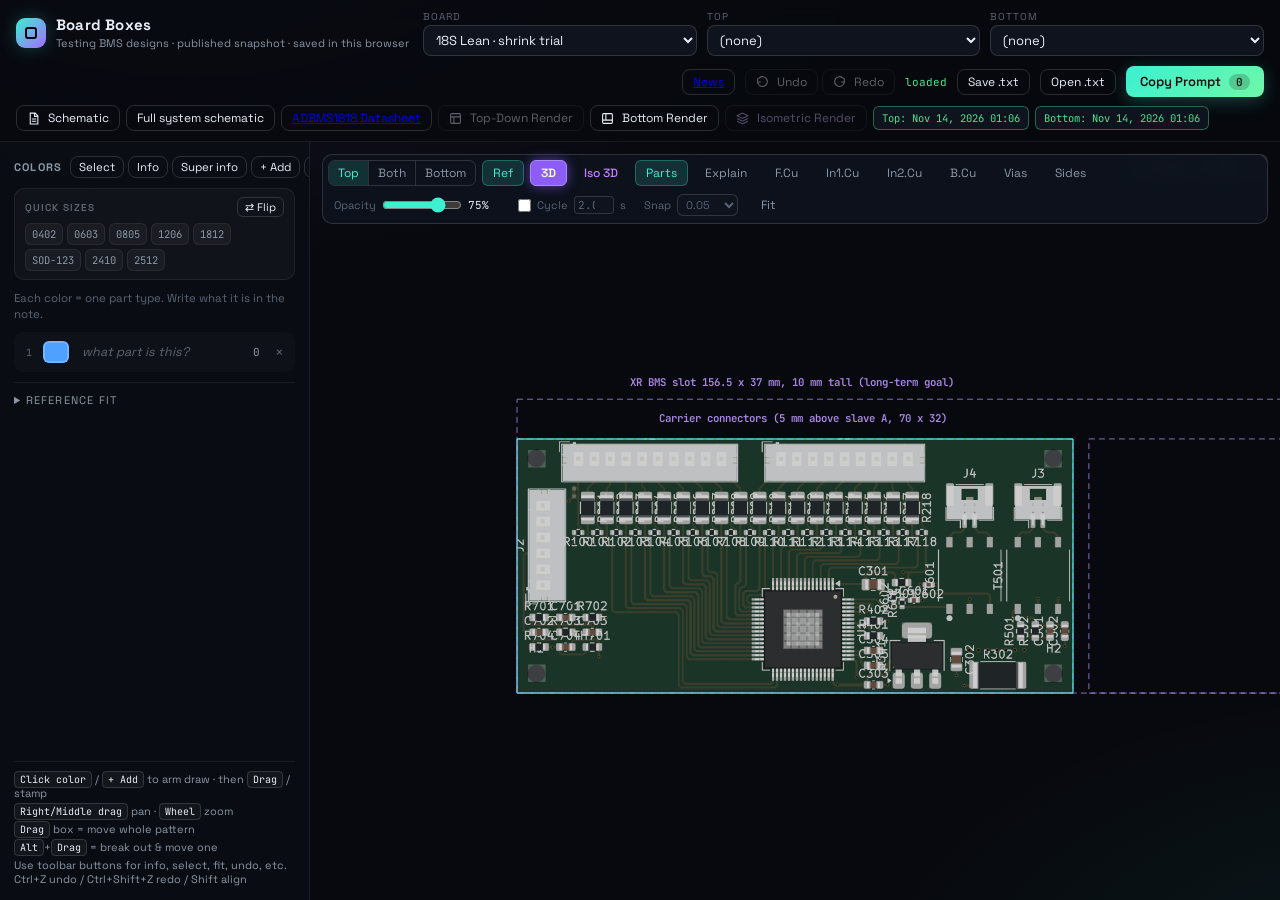
<file: site/index.html>
<!DOCTYPE html>
<html lang="en">
<head>
  <meta charset="UTF-8">
  <meta name="viewport" content="width=device-width, initial-scale=1.0">
  <title>Board Boxes · BMS slave designs</title>
  <meta name="description" content="Draw color-coded boxes over a PCB reference image, pattern them, and export placement prompts for new KiCad parts.">
  <link rel="preconnect" href="https://fonts.googleapis.com">
  <link rel="preconnect" href="https://fonts.gstatic.com" crossorigin>
  <link href="https://fonts.googleapis.com/css2?family=JetBrains+Mono:wght@400;500;700&family=Space+Grotesk:wght@400;500;600;700&display=swap" rel="stylesheet">
  <link rel="stylesheet" href="style.css?v=aee710e71a">
</head>
<body>
  <header class="topbar">
    <div class="topbar-main">
      <div class="brand">
        <div class="brand-mark"><span></span></div>
        <div class="brand-text">
          <h1>Board Boxes</h1>
          <small>Testing BMS designs · published snapshot · saved in this browser</small>
        </div>
      </div>

      <div class="pickers">
        <label class="picker"><span>Board</span><select id="boardSelect"></select></label>
        <label class="picker"><span>Top</span><select id="imageSelect"><option value="">(none)</option></select></label>
        <label class="picker"><span>Bottom</span><select id="imageSelectBot"><option value="">(none)</option></select></label>
      </div>

      <div class="actions"><a class="btn btn-ghost btn-sm" href="news.html">News</a>
        <div class="history-btns">
          <button id="btnUndo" class="btn btn-ghost btn-sm" title="Undo (Ctrl+Z)" disabled>
            <svg width="13" height="13" viewBox="0 0 24 24" fill="none" stroke="currentColor" stroke-width="2"><path d="M3 7v6h6"/><path d="M3 13a9 9 0 1 0 3-7.7L3 7"/></svg>
            Undo
          </button>
          <button id="btnRedo" class="btn btn-ghost btn-sm" title="Redo (Ctrl+Y)" disabled>
            <svg width="13" height="13" viewBox="0 0 24 24" fill="none" stroke="currentColor" stroke-width="2"><path d="M21 7v6h-6"/><path d="M21 13a9 9 0 1 1-3-7.7L21 7"/></svg>
            Redo
          </button>
        </div>
        <span id="saveState" class="save-state">–</span>
        <button id="btnSaveTxt" class="btn btn-ghost btn-sm" title="Download this board's boxes as a plain .txt file">Save .txt</button>
        <button id="btnOpenTxt" class="btn btn-ghost btn-sm" title="Load boxes from a .txt file saved with Save .txt (Undo puts the old ones back)">Open .txt</button>
        <input id="openTxtFile" type="file" accept=".txt,.json,text/plain" hidden>
        <button id="btnExport" class="btn btn-primary" title="Copy prompt for agent (Ctrl+S)">
          Copy Prompt <em id="boxCount">0</em>
        </button>
      </div>
    </div>

    <div class="render-3d-group">
      <button id="btnSchematic" class="btn btn-ghost btn-sm" title="Render and open the matching KiCad schematic as a PDF">
        <svg width="13" height="13" viewBox="0 0 24 24" fill="none" stroke="currentColor" stroke-width="2"><path d="M6 2h9l5 5v15H6z"/><path d="M14 2v6h6M9 13h8M9 17h8"/></svg>
        Schematic
      </button>
      <button id="btnFullSchematic" class="btn btn-ghost btn-sm" title="Open the board's schematic as one review PDF">
        Full system schematic
      </button>
      <a class="btn btn-ghost btn-sm" target="_blank" rel="noopener" title="Open the ADBMS1818 datasheet (typical application: Figure 112) in a new tab" href="https://www.analog.com/media/en/technical-documentation/data-sheets/adbms1818.pdf">ADBMS1818 Datasheet</a>
      <button id="btnTopRender3D" class="btn btn-ghost btn-sm" title="Generate fresh 3D top-down render from KiCad">
        <svg width="13" height="13" viewBox="0 0 24 24" fill="none" stroke="currentColor" stroke-width="2"><rect x="3" y="3" width="18" height="18" rx="2"/><path d="M3 9h18M9 21V9"/></svg>
        Top-Down Render
      </button>
      <button id="btnBotRender3D" class="btn btn-ghost btn-sm" title="Generate a fresh 3D render of the back of the board from KiCad (parts on B.Cu)">
        <svg width="13" height="13" viewBox="0 0 24 24" fill="none" stroke="currentColor" stroke-width="2"><rect x="3" y="3" width="18" height="18" rx="2"/><path d="M3 15h18M9 3v12"/></svg>
        Bottom Render
      </button>
      <button id="btnIsoRender3D" class="btn btn-ghost btn-sm btn-iso" title="Generate fresh isometric 3D render from KiCad">
        <svg width="13" height="13" viewBox="0 0 24 24" fill="none" stroke="currentColor" stroke-width="2"><path d="M12 2L2 7l10 5 10-5-10-5zM2 17l10 5 10-5M2 12l10 5 10-5"/></svg>
        Isometric Render
      </button>
      <button id="btnViewIso" class="btn btn-ghost btn-sm btn-view-iso hidden" title="Open Interactive Isometric 3D Viewer">
        <svg width="13" height="13" viewBox="0 0 24 24" fill="none" stroke="currentColor" stroke-width="2"><circle cx="11" cy="11" r="8"/><path d="M21 21l-4.35-4.35M11 8v6M8 11h6"/></svg>
        View Iso
      </button>
      <span id="renderTimeBadge" class="render-badge" title="Timestamp of top-down 3D render">Top: –</span>
      <span id="renderBotTimeBadge" class="render-badge" title="Timestamp of the bottom 3D render">Bottom: –</span>
      <span id="renderIsoTimeBadge" class="render-badge hidden" title="Timestamp of isometric 3D render">Iso: –</span>
    </div>
  </header>

  <main class="layout">
    <!-- LEFT: color legend -->
    <aside class="legend">
      <div class="legend-head">
        <h2>Colors</h2>
        <div class="legend-actions">
          <button id="btnSelectMode" class="btn btn-ghost btn-sm" title="Select existing footprint parts on PCB into the active color group">Select</button>
          <button id="btnInfoMode" class="btn btn-ghost btn-sm" title="Toggle Part Info mode: click any component on PCB to inspect its properties">Info</button>
          <button id="btnSuperInfo" class="btn btn-ghost btn-sm" title="Super info: click any single pad to see its net and every other pad on that net">Super info</button>
          <button id="btnAddColor" class="btn btn-ghost btn-sm" title="Add a color">+ Add</button>
          <button id="btnClearAll" class="btn btn-ghost btn-sm btn-del" title="Clear all boxes and selections">Clear</button>
        </div>
      </div>

      <!-- Quick package size presets -->
      <div class="presets-card">
        <div class="presets-head">
          <span class="presets-title">Quick Sizes</span>
          <button id="btnFlipPreset" class="btn btn-ghost btn-xs" title="Swap Width ↔ Height orientation">⇄ Flip</button>
        </div>
        <div class="preset-chips" id="presetChips">
          <button class="chip" data-name="0402" data-w="1.0" data-h="0.5" title="0402 (1.00 × 0.50 mm)">0402</button>
          <button class="chip" data-name="0603" data-w="1.6" data-h="0.8" title="0603 (1.60 × 0.80 mm)">0603</button>
          <button class="chip" data-name="0805" data-w="2.0" data-h="1.25" title="0805 (2.00 × 1.25 mm)">0805</button>
          <button class="chip" data-name="1206" data-w="3.2" data-h="1.6" title="1206 (3.20 × 1.60 mm)">1206</button>
          <button class="chip" data-name="1812" data-w="4.5" data-h="3.2" title="1812 (4.50 × 3.20 mm)">1812</button>
          <button class="chip" data-name="SOD-123" data-w="3.6" data-h="1.8" title="SOD-123 (3.60 × 1.80 mm)">SOD-123</button>
          <button class="chip" data-name="2410" data-w="6.1" data-h="2.6" title="2410 (6.10 × 2.60 mm)">2410</button>
          <button class="chip" data-name="2512" data-w="6.3" data-h="3.2" title="2512 (6.30 × 3.20 mm): the balance resistors">2512</button>
        </div>
      </div>

      <p class="hint">Each color = one part type. Write what it is in the note.</p>
      <ul id="colorList" class="color-list"></ul>

      <!-- Component Info Card (Lower Sidebar) -->
      <div id="partInfoCard" class="part-info-card hidden">
        <div class="info-head">
          <div class="info-title-group">
            <span class="info-badge">Part Info</span>
            <span id="infoRef" class="info-ref">–</span>
          </div>
          <div class="info-actions">
            <button id="btnCopyInfo" class="btn btn-ghost btn-xs" title="Copy component details to clipboard">Copy</button>
            <button id="btnCloseInfo" class="btn btn-ghost btn-xs" title="Close info box">✕</button>
          </div>
        </div>
        <div id="superToggles" class="super-toggles hidden">
          <button id="tglSuperPulse" class="super-tgl active" title="Pulse: a wave travels along the selected net's traces, outward from the pad you clicked">Pulse</button>
          <button id="tglSuperFull" class="super-tgl" title="Full length: follow the net on through series parts (resistors, fuses, net ties) until it reaches the chip">Full length</button>
        </div>
        <div id="infoEmptyHint" class="info-empty hidden">Click any component on the board to view its info</div>
        <div id="infoBody" class="info-body">
          <div class="info-row">
            <span class="info-k">Type</span>
            <span id="infoType" class="info-v">–</span>
          </div>
          <div class="info-row info-row-stack">
            <span class="info-k">Value</span>
            <div class="info-v-stack">
              <span id="infoVal" class="info-v highlight">–</span>
              <span id="infoValHint" class="info-hint hidden"></span>
            </div>
          </div>
          <div class="info-row info-row-stack">
            <span class="info-k">Package</span>
            <div class="info-v-stack">
              <span id="infoPkg" class="info-v">–</span>
              <span id="infoPkgHint" class="info-hint hidden"></span>
            </div>
          </div>
          <div class="info-row">
            <span class="info-k">Library</span>
            <span id="infoFp" class="info-v mono dim truncate" title="–">–</span>
          </div>
          <div class="info-row">
            <span class="info-k">Center</span>
            <span id="infoPos" class="info-v mono">–</span>
          </div>
          <div class="info-row">
            <span class="info-k">Rotation</span>
            <span id="infoRot" class="info-v mono">–</span>
          </div>
          <div class="info-row">
            <span class="info-k">Side</span>
            <span id="infoSide" class="info-v">–</span>
          </div>
          <div class="info-row" id="infoPadsRow">
            <span class="info-k">Pads</span>
            <span id="infoPads" class="info-v">–</span>
          </div>
          <div class="info-row" id="infoNetsRow">
            <span class="info-k">Nets</span>
            <span id="infoNets" class="info-v mono truncate" title="–">–</span>
          </div>
          <div class="info-row hidden" id="infoLcscRow">
            <span class="info-k">LCSC</span>
            <span id="infoLcsc" class="info-v mono">–</span>
          </div>
          <div class="info-row hidden" id="infoMpnRow">
            <span class="info-k">MPN</span>
            <span id="infoMpn" class="info-v mono">–</span>
          </div>
          <div class="info-notes" id="infoNotes">
            <p id="infoPurpose" class="info-purpose">–</p>
            <div class="info-issues-head">Possible issues</div>
            <ul id="infoIssues" class="info-issues"></ul>
          </div>
        </div>
        <div id="padInfoBody" class="info-body hidden">
          <div class="info-row"><span class="info-k">Pad</span><span id="padNum" class="info-v mono">–</span></div>
          <div class="info-row"><span class="info-k">Part</span><span id="padPart" class="info-v mono">–</span></div>
          <div class="info-row"><span class="info-k">Net</span><span id="padNet" class="info-v mono">–</span></div>
          <div class="info-row info-row-stack"><span class="info-k">Kind</span><div class="info-v-stack"><span id="padKind" class="info-v">–</span></div></div>
          <div class="info-row"><span class="info-k">Ground</span><span id="padGround" class="info-v">–</span></div>
          <div class="info-row"><span class="info-k">Center</span><span id="padPos" class="info-v mono">–</span></div>
          <div class="info-row"><span class="info-k">Size</span><span id="padSize" class="info-v mono">–</span></div>
          <div id="padPathRow" class="info-row hidden"><span class="info-k">Full length</span><span id="padPath" class="info-v mono">–</span></div>
          <div class="info-notes">
            <div class="info-issues-head" id="padPeerHead">Connects to</div>
            <div id="padPeers" class="pad-peers">–</div>
          </div>
        </div>
      </div>

      <details class="ref-fit">
        <summary>Reference fit</summary>
        <p class="hint">Image is stretched over the board outline. Nudge if the render had a border.</p>
        <div class="grid2">
          <label>Offset X mm<input id="refOx" type="number" step="0.05" value="0"></label>
          <label>Offset Y mm<input id="refOy" type="number" step="0.05" value="0"></label>
          <label>Scale X %<input id="refSx" type="number" step="0.1" value="100"></label>
          <label>Scale Y %<input id="refSy" type="number" step="0.1" value="100"></label>
        </div>
        <button id="btnRefReset" class="btn btn-ghost btn-sm wide">Reset fit</button>
      </details>

      <div class="keys">
        <div><kbd>Click color</kbd> / <kbd>+ Add</kbd> to arm draw · then <kbd>Drag</kbd> / stamp</div>
        <div><kbd>Right/Middle drag</kbd> pan · <kbd>Wheel</kbd> zoom</div>
        <div><kbd>Drag</kbd> box = move whole pattern</div>
        <div><kbd>Alt</kbd>+<kbd>Drag</kbd> = break out &amp; move one</div>
        <div>Use toolbar buttons for info, select, fit, undo, etc. Ctrl+Z undo / Ctrl+Shift+Z redo / Shift align</div>
      </div>
    </aside>

    <!-- CENTER: canvas -->
    <section class="stage" id="stage">
      <div id="explainTip" class="explain-tip" hidden></div>
      <canvas id="canvas"></canvas>

      <div class="loading" id="loading">
        <div class="spinner"></div>
        <p id="loadingText">Starting…</p>
      </div>

      <div class="hud hud-coords">
        <span>X <b id="hudX">0.00</b></span>
        <span>Y <b id="hudY">0.00</b></span>
        <span class="hud-dim">mm</span>
      </div>

      <div class="dock">
        <div class="dock-view" id="sideView" title="Show the top, the bottom (photo, 3D render or B.Cu parts), or both at once">
          <button type="button" data-side="top">Top</button>
          <button type="button" data-side="both">Both</button>
          <button type="button" data-side="bottom">Bottom</button>
        </div>
        <button class="dock-btn active" id="tglRef" title="Toggle reference photos">Ref</button>
        <button class="dock-btn btn-3d" id="tgl3D" title="Toggle the 3D CAD render layer (top and bottom) on/off">3D</button>
        <button class="dock-btn btn-iso-dock" id="tglIsoView" title="Open Interactive Isometric 3D Viewer">Iso 3D</button>
        <button class="dock-btn active" id="tglParts" title="Toggle existing footprint pads">Parts</button>
        <button class="dock-btn" id="tglExplain" title="Hover a part to see what it and its group do">Explain</button>
        <button class="dock-btn active" id="tglGroups" title="Outline every function group in its own colour" hidden>Groups</button>
        <button class="dock-btn btn-cu-top" id="tglTopCu" title="Toggle Top Copper Traces (F.Cu)">F.Cu</button>
        <button class="dock-btn btn-cu-in1" id="tglIn1Cu" title="Toggle inner layer 1 copper traces (In1.Cu); only on 4-layer boards">In1.Cu</button>
        <button class="dock-btn btn-cu-in2" id="tglIn2Cu" title="Toggle inner layer 2 copper traces (In2.Cu); only on 4-layer boards">In2.Cu</button>
        <button class="dock-btn btn-cu-bot" id="tglBotCu" title="Toggle Bottom Copper Traces (B.Cu)">B.Cu</button>
        <button class="dock-btn btn-vias" id="tglVias" title="Toggle Vias">Vias</button>
        <button class="dock-btn btn-sides" id="tglSides" title="Show LEFT / RIGHT / TOP / BOTTOM labels on the board (default off)">Sides</button>
        <label class="dock-slider" title="Layer opacity / cross-fade between 3D model and photo"><span>Opacity</span><input id="opacity" type="range" min="0" max="100" value="75"><span id="opacityVal" style="font-family:var(--mono);min-width:32px;color:var(--text)">75%</span></label>
        <label class="dock-cycle" title="Auto-cycle reference opacity back and forth"><input id="cycleOpacity" type="checkbox"><span>Cycle</span><input id="cycleSec" type="number" min="0.2" max="10" step="0.2" value="2.0" style="width:40px;background:var(--panel-solid);border:1px solid var(--line-2);border-radius:4px;padding:1px 3px;font-size:11px;"><span>s</span></label>
        <label class="dock-select" title="Snap grid (mm)"><span>Snap</span>
          <select id="snap">
            <option value="0">off</option>
            <option value="0.025">0.025</option>
            <option value="0.05" selected>0.05</option>
            <option value="0.1">0.1</option>
            <option value="0.25">0.25</option>
            <option value="0.5">0.5</option>
          </select>
        </label>
        <button class="dock-btn" id="btnFit" title="Fit board in view">Fit</button>
      </div>

      <!-- Selected box / pattern bar -->
      <div class="selbar hidden" id="selbar">
        <div class="selbar-sec">
          <span class="sec-label">Color</span>
          <div id="selColors" class="sel-colors"></div>
        </div>
        <div class="selbar-sec">
          <span class="sec-label">Box</span>
          <label>X<input id="inX" type="number" step="0.05"></label>
          <label>Y<input id="inY" type="number" step="0.05"></label>
          <label>W<input id="inW" type="number" step="0.05" min="0.05"></label>
          <label>H<input id="inH" type="number" step="0.05" min="0.05"></label>
        </div>
        <div class="selbar-sec">
          <span class="sec-label">Pattern</span>
          <label>Count<input id="inCount" type="number" step="1" min="1" max="200"></label>
          <div class="dir-btns" id="dirBtns">
            <button data-dir="right" title="Right">→</button>
            <button data-dir="down" title="Down">↓</button>
            <button data-dir="left" title="Left">←</button>
            <button data-dir="up" title="Up">↑</button>
          </div>
          <label>Pitch<input id="inPitch" type="number" step="0.05"></label>
          <label>Gap<input id="inGap" type="number" step="0.05"></label>
        </div>
        <div class="selbar-sec">
          <button id="btnBreakOne" class="btn btn-ghost btn-sm" title="Detach this box from the pattern">Break this</button>
          <button id="btnBreakAll" class="btn btn-ghost btn-sm" title="Turn every box in the pattern into its own box">Unlink all</button>
          <button id="btnDelete" class="btn btn-danger btn-sm" title="Delete (Del)">Delete</button>
        </div>
      </div>

      <div id="toasts" class="toasts"></div>
    </section>
  </main>

  <!-- PROMPT MODAL -->
  <div id="modal" class="modal">
    <div class="modal-window">
      <div class="modal-header">
        <div>
          <h3>Placement Prompt</h3>
          <small id="modalSub">Paste this into chat</small>
        </div>
        <div class="modal-actions">
          <button id="btnCopy" class="btn btn-primary btn-sm">Copy</button>
          <button id="btnClose" class="btn btn-ghost btn-sm">✕</button>
        </div>
      </div>
      <pre id="modalText" class="code-preview"></pre>
    </div>
  </div>

  <!-- ISOMETRIC 3D VIEWER MODAL -->
  <div id="isoModal" class="modal iso-modal">
    <div class="iso-window">
      <div class="iso-header">
        <div class="iso-title-group">
          <div class="iso-icon">
            <svg width="15" height="15" viewBox="0 0 24 24" fill="none" stroke="currentColor" stroke-width="2"><path d="M12 2L2 7l10 5 10-5-10-5zM2 17l10 5 10-5M2 12l10 5 10-5"/></svg>
          </div>
          <div>
            <h3>Isometric 3D CAD Render</h3>
            <small id="isoSubTitle">Inspect component height, colors &amp; 3D shapes</small>
          </div>
        </div>
        <div class="iso-toolbar">
          <span id="isoTimeBadge" class="render-badge">Render: –</span>
          <div class="iso-zoom-controls">
            <button id="btnIsoZoomOut" class="btn btn-ghost btn-xs" title="Zoom Out (-)">−</button>
            <span id="isoZoomLevel" class="iso-zoom-badge">100%</span>
            <button id="btnIsoZoomIn" class="btn btn-ghost btn-xs" title="Zoom In (+)">+</button>
            <button id="btnIsoFit" class="btn btn-ghost btn-xs" title="Fit to window">Fit</button>
            <button id="btnIso100" class="btn btn-ghost btn-xs" title="100% Actual size">100%</button>
          </div>
          <button id="btnIsoRerender" class="btn btn-ghost btn-sm" title="Re-generate fresh isometric 3D render">↻ Re-render</button>
          <button id="btnIsoClose" class="btn btn-ghost btn-sm" title="Close">✕</button>
        </div>
      </div>
      <div class="iso-viewport" id="isoViewport">
        <div class="iso-canvas-wrap" id="isoCanvasWrap">
          <img id="isoImg" class="iso-img" alt="Isometric 3D PCB render">
        </div>
        <div class="iso-hint">
          <span>Scroll wheel to zoom · Drag to pan · Double-click to toggle 100%/Fit</span>
        </div>
      </div>
    </div>
  </div>

  <!-- SCHEMATIC PDF VIEWER -->
  <div id="schematicModal" class="modal iso-modal">
    <div class="iso-window schematic-window">
      <div class="iso-header">
        <div class="iso-title-group">
          <div class="iso-icon">⌘</div>
          <div>
            <h3>KiCad Schematic</h3>
            <small id="schematicSubTitle">Rendered PDF preview</small>
          </div>
        </div>
        <div class="iso-toolbar">
          <button id="btnSchematicRerender" class="btn btn-ghost btn-sm" title="Render the schematic again">↻ Re-render</button>
          <button id="btnSchematicClose" class="btn btn-ghost btn-sm" title="Close">✕</button>
        </div>
      </div>
      <iframe id="schematicFrame" class="schematic-frame" title="KiCad schematic PDF"></iframe>
    </div>
  </div>

  <script src="hosted.js?v=51354843d6"></script>
  <script src="app.js?v=3cbd5bd857"></script>
</body>
</html>
</file>
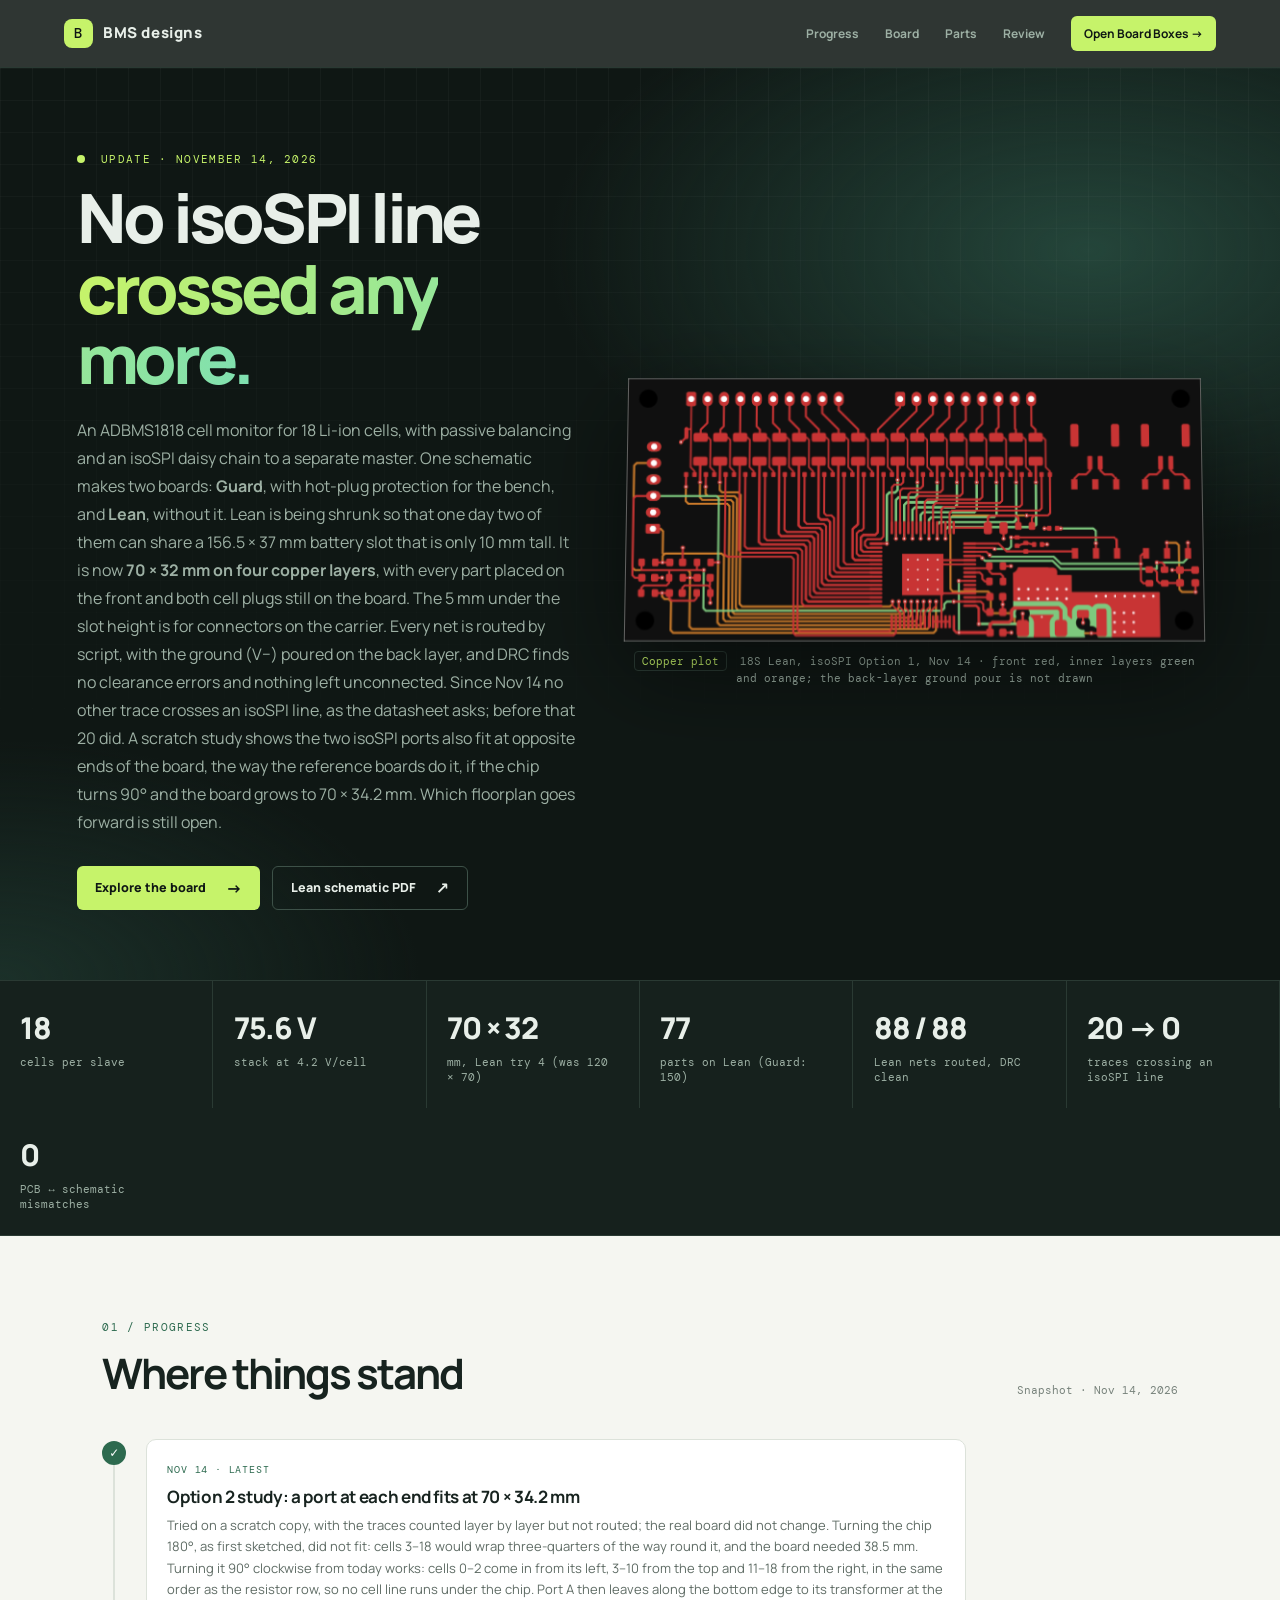
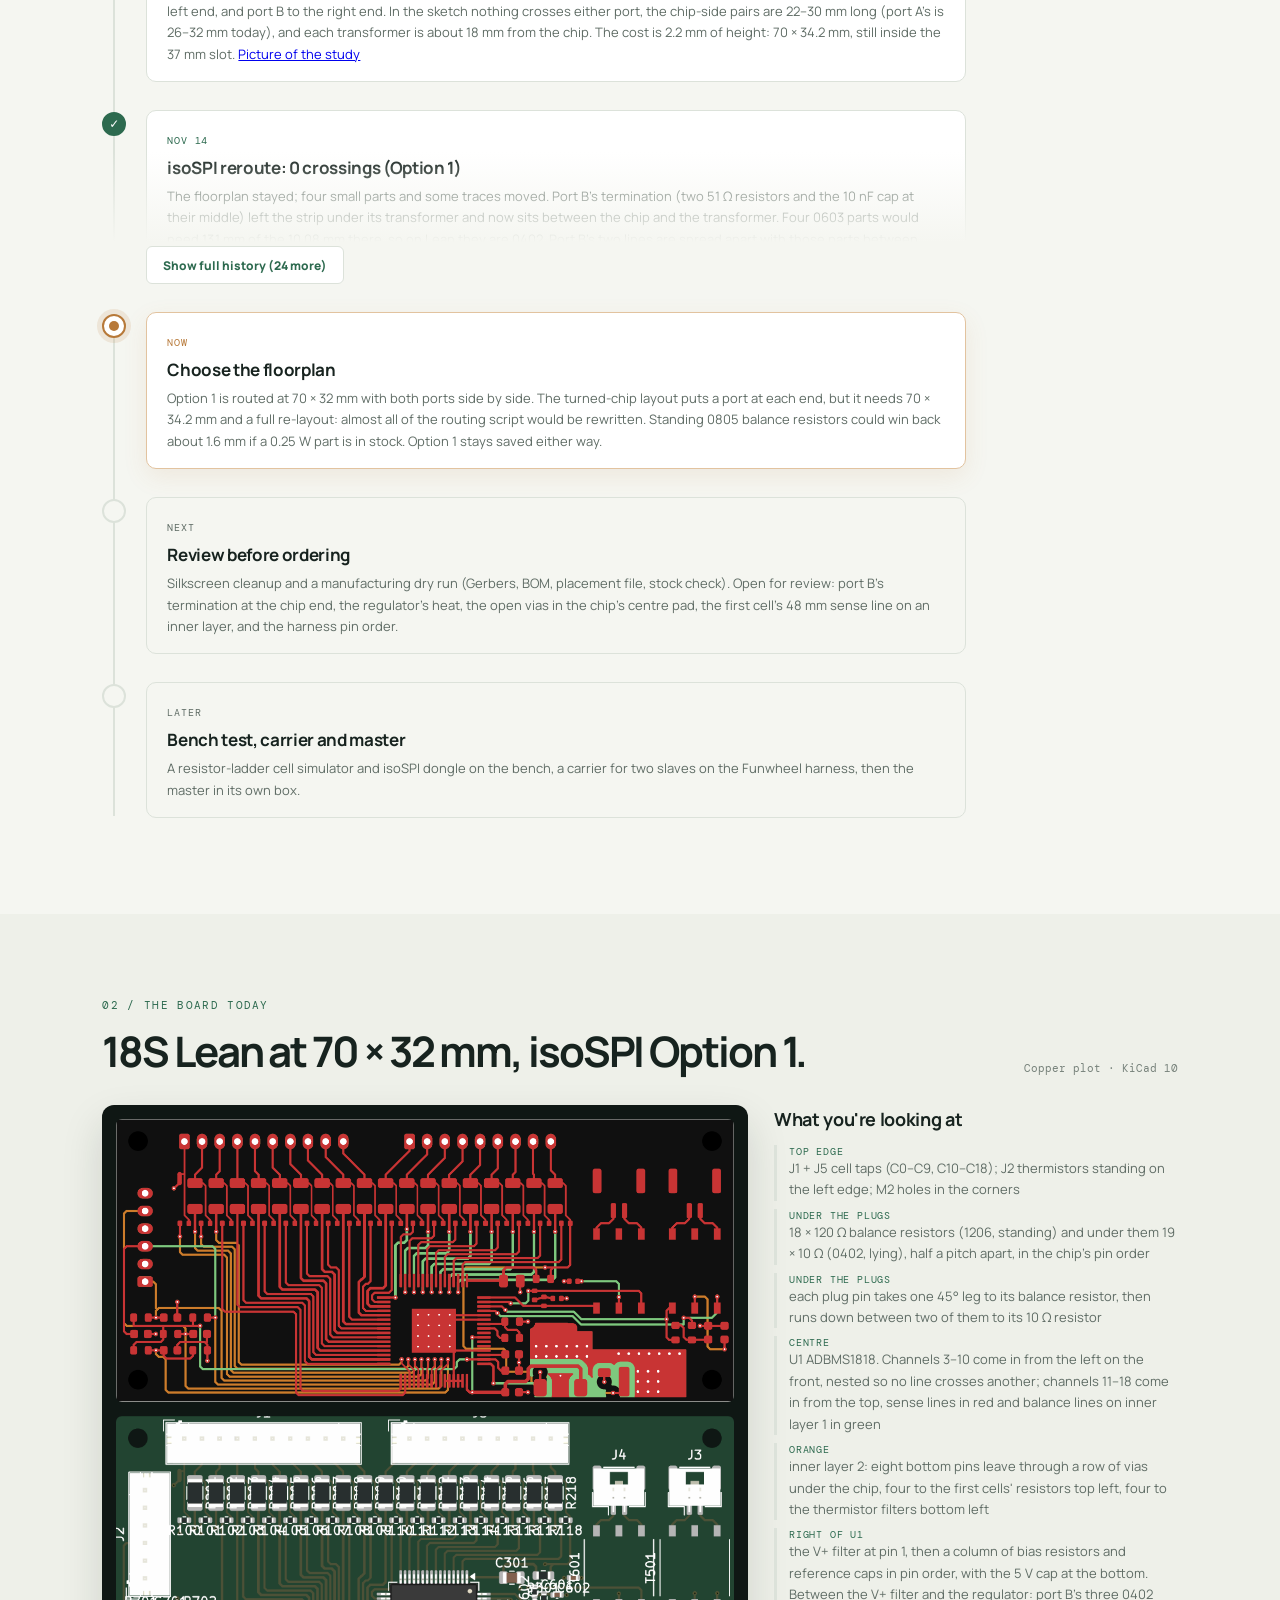
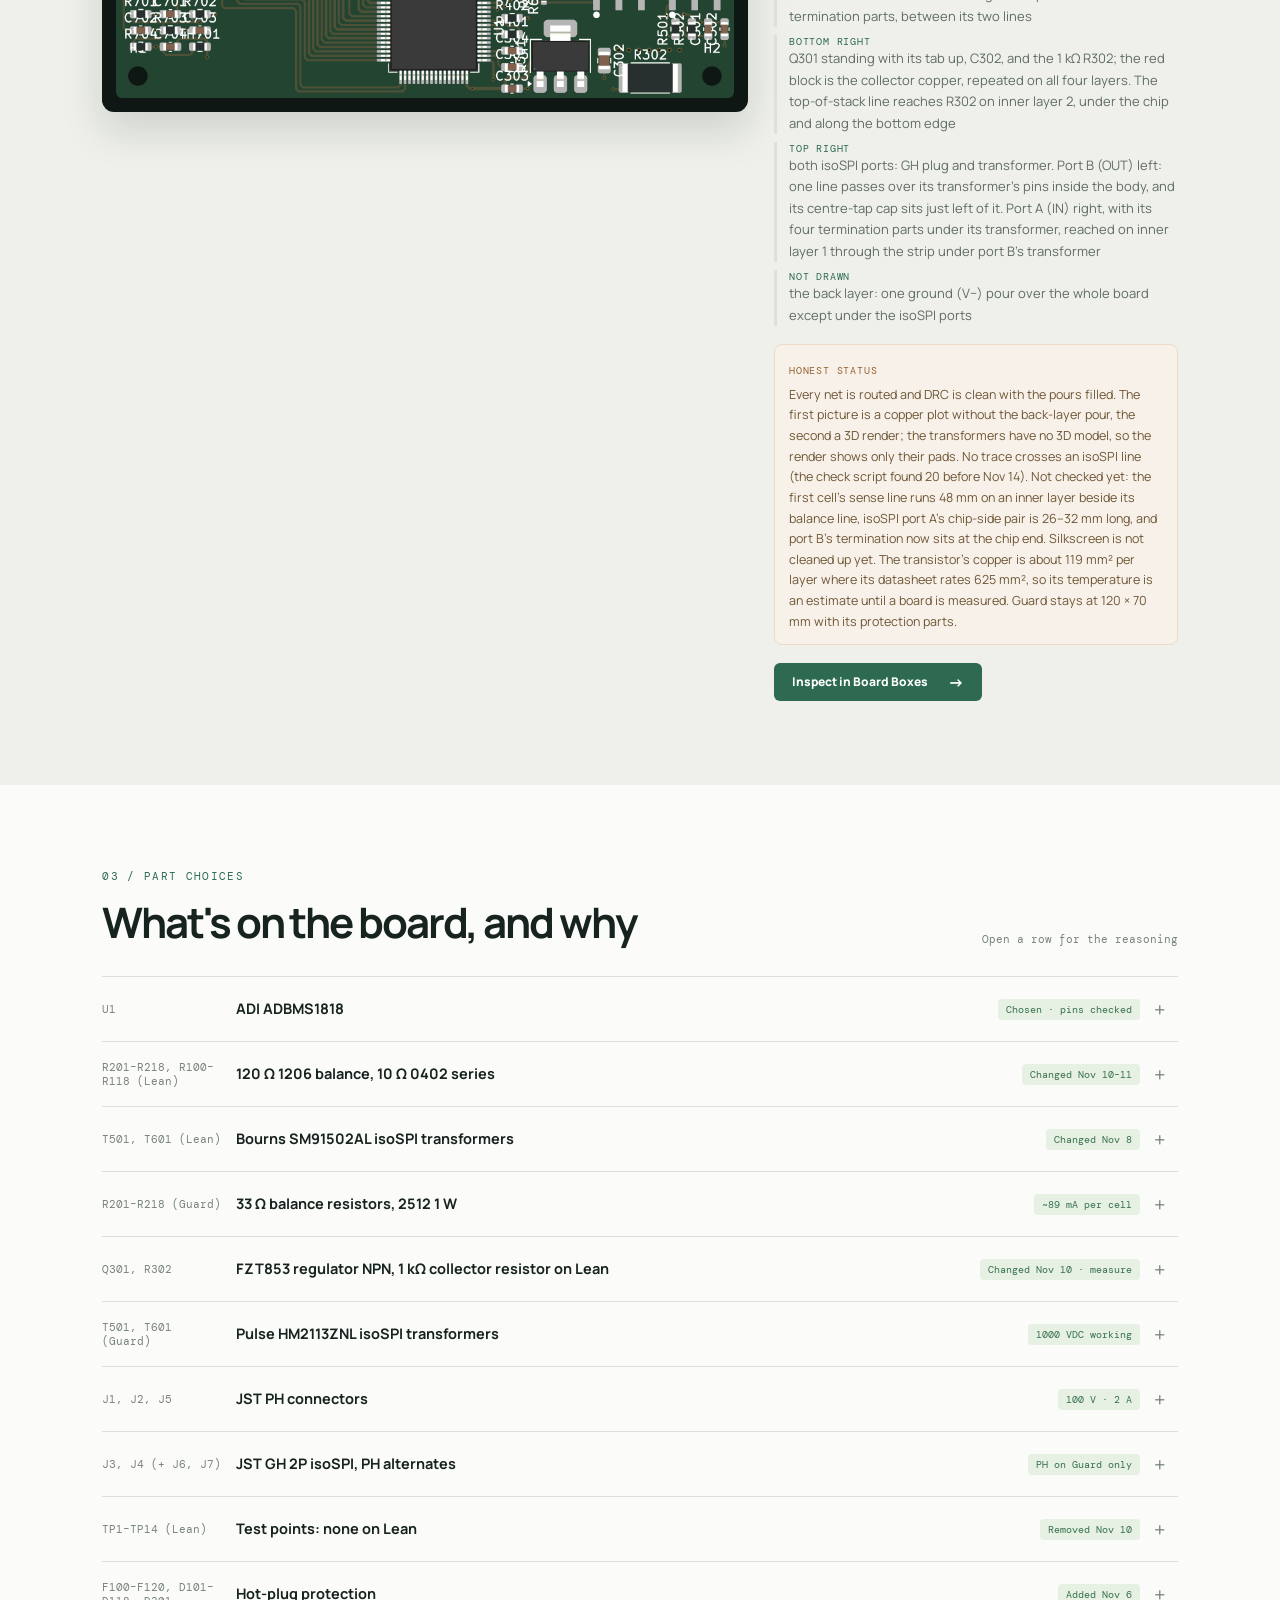
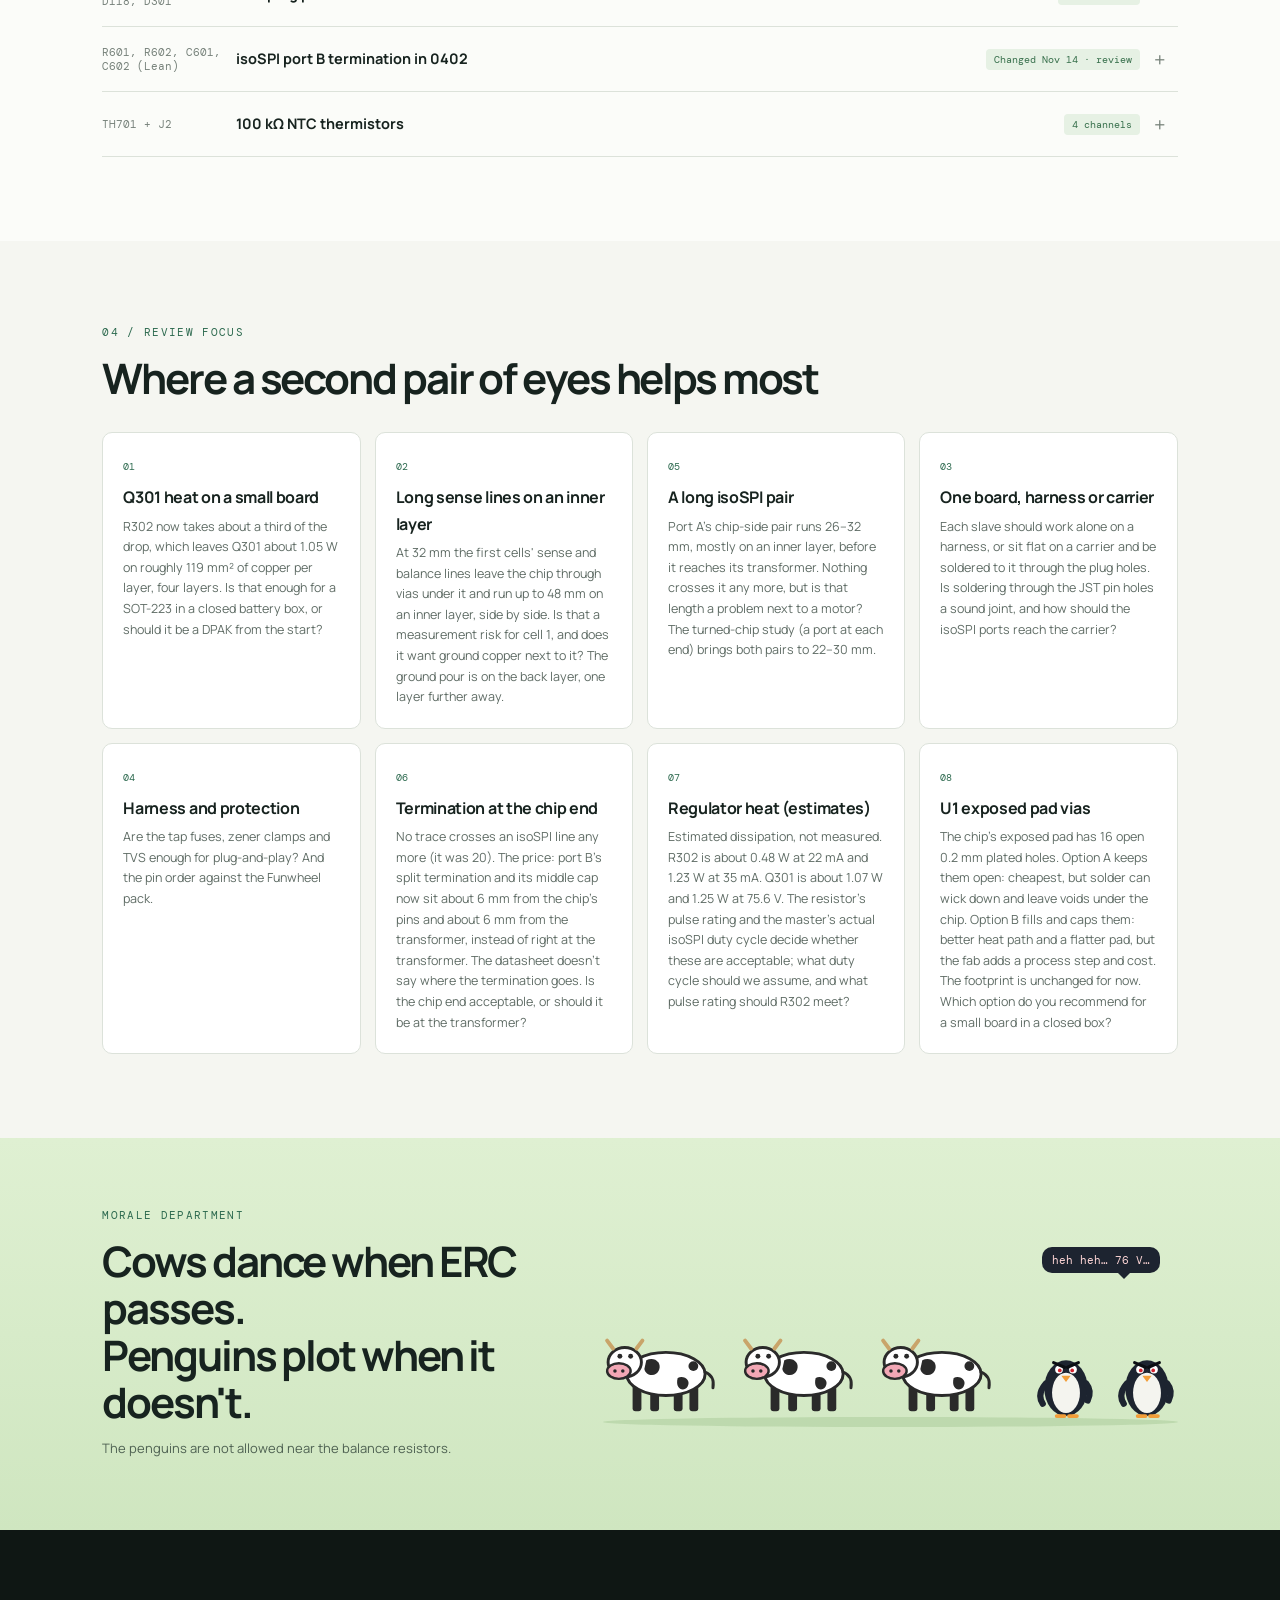
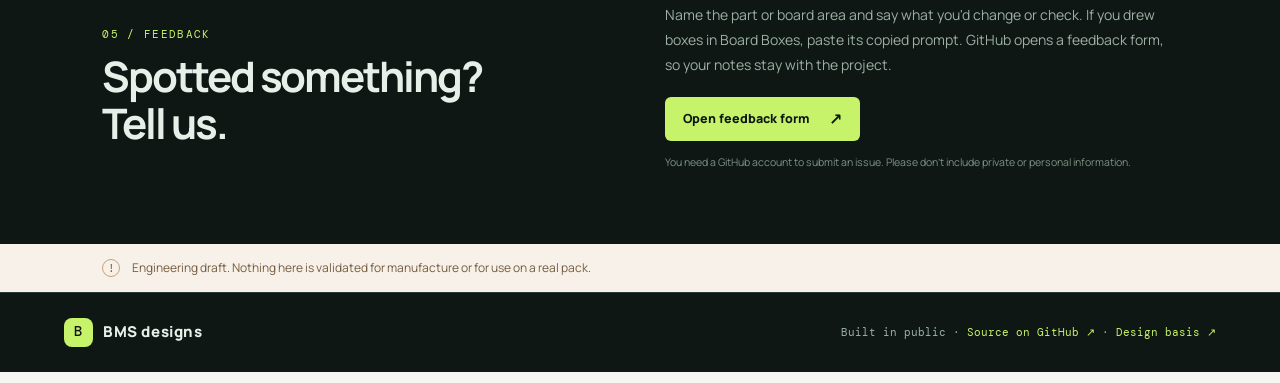
<file: site/news.html>
<!doctype html>
<html lang="en">
<head>
  <meta charset="utf-8">
  <meta name="viewport" content="width=device-width, initial-scale=1">
  <meta name="description" content="Public engineering progress for an ADBMS1818 18-series BMS slave module.">
  <title>BMS designs · Engineering progress</title>
  <link rel="stylesheet" href="./news.css">
</head>
<body>
  <header class="masthead">
    <a class="wordmark" href="#top" aria-label="Testing BMS designs home"><span class="mark">B</span> BMS designs</a>
    <nav aria-label="Main navigation">
      <a href="#progress">Progress</a>
      <a href="#board">Board</a>
      <a href="#parts">Parts</a>
      <a href="#review">Review</a>
      <a class="nav-cta" href="./">Open Board Boxes →</a>
    </nav>
  </header>

  <main id="top">
    <section class="hero">
      <div class="hero-copy">
        <p class="eyebrow"><span class="pulse"></span> Update · November 14, 2026</p>
        <h1>No isoSPI line<br><em>crossed any more.</em></h1>
        <p class="intro">An ADBMS1818 cell monitor for 18 Li-ion cells, with passive balancing and an isoSPI daisy chain to a separate master. One schematic makes two boards: <b>Guard</b>, with hot-plug protection for the bench, and <b>Lean</b>, without it. Lean is being shrunk so that one day two of them can share a 156.5 × 37 mm battery slot that is only 10 mm tall. It is now <b>70 × 32 mm on four copper layers</b>, with every part placed on the front and both cell plugs still on the board. The 5 mm under the slot height is for connectors on the carrier. Every net is routed by script, with the ground (V−) poured on the back layer, and DRC finds no clearance errors and nothing left unconnected. Since Nov 14 no other trace crosses an isoSPI line, as the datasheet asks; before that 20 did. A scratch study shows the two isoSPI ports also fit at opposite ends of the board, the way the reference boards do it, if the chip turns 90° and the board grows to 70 × 34.2 mm. Which floorplan goes forward is still open.</p>
        <div class="hero-actions">
          <a class="button primary" href="./">Explore the board <span>→</span></a>
          <a class="button secondary" href="./files/adbms1818-slave-18s-lean-schematic.pdf">Lean schematic PDF <span>↗</span></a>
        </div>
      </div>
      <figure class="hero-board">
        <img src="./files/lean-option1-70x32-route.png" alt="Copper plot of the fully routed 18S Lean slave at 70 by 32 mm after the isoSPI reroute: taps from both cell plugs down to the resistor rows, every channel fanning into the ADBMS1818, port B's small termination parts between the chip and its transformer, port A on an inner layer, the regulator transistor's copper bottom right" width="2400" height="1098">
        <figcaption><span class="tag">Copper plot</span> 18S Lean, isoSPI Option 1, Nov 14 · front red, inner layers green and orange; the back-layer ground pour is not drawn</figcaption>
      </figure>
    </section>

    <section class="stats" aria-label="Key numbers">
      <div><strong>18</strong><span>cells per slave</span></div>
      <div><strong>75.6 V</strong><span>stack at 4.2 V/cell</span></div>
      <div><strong>70 × 32</strong><span>mm, Lean try 4 (was 120 × 70)</span></div>
      <div><strong>77</strong><span>parts on Lean (Guard: 150)</span></div>
      <div><strong>88 / 88</strong><span>Lean nets routed, DRC clean</span></div>
      <div><strong>20 → 0</strong><span>traces crossing an isoSPI line</span></div>
      <div><strong>0</strong><span>PCB ↔ schematic mismatches</span></div>
    </section>

    <section id="progress" class="section">
      <div class="section-head">
        <div><p class="eyebrow">01 / Progress</p><h2>Where things stand</h2></div>
        <span class="snapshot">Snapshot · Nov 14, 2026</span>
      </div>
      <div class="timeline-clip" id="timelineClip">
      <ol class="timeline" id="timeline">
        <li class="done"><span class="dot"></span><div><span class="when">Nov 14 · latest</span><h3>Option 2 study: a port at each end fits at 70 × 34.2 mm</h3><p>Tried on a scratch copy, with the traces counted layer by layer but not routed; the real board did not change. Turning the chip 180°, as first sketched, did not fit: cells 3–18 would wrap three-quarters of the way round it, and the board needed 38.5 mm. Turning it 90° clockwise from today works: cells 0–2 come in from its left, 3–10 from the top and 11–18 from the right, in the same order as the resistor row, so no cell line runs under the chip. Port A then leaves along the bottom edge to its transformer at the left end, and port B to the right end. In the sketch nothing crosses either port, the chip-side pairs are 22–30 mm long (port A's is 26–32 mm today), and each transformer is about 18 mm from the chip. The cost is 2.2 mm of height: 70 × 34.2 mm, still inside the 37 mm slot. <a href="./files/lean-option2-turned-70x34-study.png">Picture of the study</a></p></div></li>
        <li class="done"><span class="dot"></span><div><span class="when">Nov 14</span><h3>isoSPI reroute: 0 crossings (Option 1)</h3><p>The floorplan stayed; four small parts and some traces moved. Port B's termination (two 51 Ω resistors and the 10 nF cap at their middle) left the strip under its transformer and now sits between the chip and the transformer. Four 0603 parts would need 13.1 mm of the 10.08 mm there, so on Lean they are 0402. Port B's two lines are spread apart with those parts between them, and they swap sides once on an inner layer next to the chip; crossing your own pair is fine. Port A then runs on an inner layer through the freed strip to its own transformer. The top-of-stack line to the 1 kΩ regulator resistor now goes under the chip, between its centre pad and its pins, and the resistor turned round to meet it. The check script finds no crossing, DRC is clean, and the regulator's copper grew slightly (369 → 377 mm² over four layers). One thing for review: port B's termination now sits at the chip end of the pair, and the datasheet doesn't say where it should go.</p></div></li>
        <li class="done"><span class="dot"></span><div><span class="when">Nov 13</span><h3>The isoSPI check missed half the lines: 20 crossings, not 6</h3><p>The datasheet says no trace may cross an isoSPI line unless a ground plane sits between them. Our check script first counted 6 crossings, but it only treated the transformer and termination nets as isoSPI lines, not the chip-side pairs. Fixed, it found 20: 12 where port A passes port B, and 8 where the top-of-stack supply line crosses either port. With both ports side by side in one corner, rerouting alone could not go below 10. Three reference boards we compared all put one port at each end.</p></div></li>
        <li class="done"><span class="dot"></span><div><span class="when">Nov 13</span><h3>Cell plugs: 10 + 9 pins</h3><p>Lean's second cell plug is now a 9-pin JST PH carrying C10–C18, and C9 comes in on one wire on the first plug. The two plugs now look different, and there is one crimp less. Guard keeps its two 10-pin plugs.</p></div></li>
        <li class="done"><span class="dot"></span><div><span class="when">Nov 11</span><h3>Fully routed at 70 × 32 mm</h3><p>The same script routed the rest the same day: channels 3–10 down the chip's left side, the taps from both plugs to the resistor rows, the regulator, both isoSPI ports, the reference and bias parts and the thermistor wiring. The 70 × 37 mm fallback was not needed. More than planned moved to inner layers: one balance line, the regulator's base drive, one isoSPI port and a centre-tap line, the top-of-stack feed to the 1 kΩ resistor, the thermistor reference and two thermistor lines. The ground (V−) is a pour on the back layer, kept out from under the isoSPI transformers and plugs. Copper: 1 oz outside, 0.5 oz inside. DRC: no errors, nothing unconnected.</p></div></li>
        <li class="done"><span class="dot"></span><div><span class="when">Nov 11</span><h3>First routing: fan-in and bottom pins</h3><p>A script draws the traces from the pad positions, so it can run again after any placement change. Channels 11–18 reach the chip's top pins on two layers: the eight sense lines on the front, the seven balance lines through vias on an inner layer. Eight bottom pins fan out to one row of vias under the chip and leave on the other inner layer; two more and the 5 V supply use the 1 mm strip between the chip and the board edge. 29 nets, 221 track segments, 30 vias, no clearance or short errors in DRC.</p></div></li>
        <li class="done"><span class="dot"></span><div><span class="when">Nov 11</span><h3>Try 4: 70 × 32 mm</h3><p>The cell plugs stay on the slave, and the carrier should hold connectors above it, so 5 mm had to come off. With the try 3 parts only 3.7 mm was left for traces above and below the chip. The 10 Ω series resistors became 0402 lying down (2 mm), the strip under the plugs lost 0.5 mm, and the chip moved to 1.3 mm from the bottom edge. The regulator transistor now stands on end beside the chip, because the space under the isoSPI parts is too low for it lying down. Its copper area is smaller than at 37 mm, so it will run hotter.</p></div></li>
        <li class="done"><span class="dot"></span><div><span class="when">Nov 10</span><h3>Regulator heat shared with a resistor, four layers</h3><p>On Lean the resistor in the regulator transistor's collector went from 100 Ω to 1 kΩ in a 1 W package. At 75.6 V and about 22 mA it takes about 0.5 W, so the transistor drops from about 1.5 W to about 1.05 W. At a 45 V stack and the chip's 35 mA peak the collector still sits 10 V above ground, and the datasheet asks for 6 V. This is our own change from the datasheet's 100 Ω. The board went to four copper layers, with a copper area for the transistor's collector on all four, joined by vias.</p></div></li>
        <li class="done"><span class="dot"></span><div><span class="when">Nov 10</span><h3>Try 3 placed: 70 × 37 mm</h3><p>The new parts are in the schematic and on the board: 120 Ω balance resistors in 1206, M2 holes, no test points, 77 parts. The 18-channel row sits under the cell plugs at 2.4 mm pitch with the chip under its right half, the thermistor plug stands on the left edge and both isoSPI ports are top right. 37 mm is the slot's own height; 35 mm was not reached with the plugs on the top edge.</p></div></li>
        <li class="done"><span class="dot"></span><div><span class="when">Nov 10</span><h3>Decisions for try 3</h3><p>Balance current drops to about 30 mA: 120 Ω in 1206 instead of 33 Ω in 2010, and the 10 Ω resistors go from 1206 to 0603. That is the value the working reference board uses, and its designer would also pick a smaller 10 Ω part today. Mounting holes become M2, the board gets four copper layers, and Lean loses its test points. Parts stay on the front, so the board can sit flat on a carrier. The transformers stay a few mm from the chip: the reference board runs that way without link errors, with the same split termination and centre-tap caps we use.</p></div></li>
        <li class="done"><span class="dot"></span><div><span class="when">Nov 10</span><h3>Try 2 measured: the parts are too big for 70 × 35</h3><p>The front parts take 1,764 mm² of courtyard: half of the 70 × 50 mm board, and 72 % of the 70 × 35 mm goal before any trace. The biggest blocks are the balance resistors, the two isoSPI ports, the cell plugs and the 10 Ω resistors. Try 2 also can't be routed as placed: nine traces from channels 14–18 would have to pass a 1.6 mm slot above isoSPI port B.</p></div></li>
        <li class="done"><span class="dot"></span><div><span class="when">Nov 9</span><h3>Lean test points move to the back</h3><p>The ten probe loops became bare 1.5 mm pads like the four high-voltage ones, and all 14 now sit on the back. That frees about 23 × 6 mm of front copper and leaves no test-point parts to order. The cost: probing is from the underside, and the back needs standoffs because four pads carry 25–75 V. Guard keeps its loops on the front.</p></div></li>
        <li class="done"><span class="dot"></span><div><span class="when">Nov 9</span><h3>Lean shrink, try 2: both ports on the board</h3><p>Lean dropped the not-fitted PH footprints J6/J7 (Guard keeps them), so it is 91 parts and its isoSPI cable is GH only, like the master's. Each port is now one strip right of U1: four small resistors and caps, the transformer, then the GH plug at the board edge, port B above port A. Nothing waits beside the board, and the 2 mm isolation gap holds in DRC, also between the two ports.</p></div></li>
        <li class="done"><span class="dot"></span><div><span class="when">Nov 8</span><h3>Lean shrink, try 1: 70 × 50 mm</h3><p>Balance resistors went from 2512 to 2010, so the row shrinks from 77 to 62 mm, and the isoSPI transformers to the Bourns SM91502AL: half the area, still 1000 VDC working. A script places the whole board from a few numbers, so each try takes seconds. Everything fits except isoSPI port A.</p></div></li>
        <li class="done"><span class="dot"></span><div><span class="when">Nov 7</span><h3>Layout practice in Board Boxes</h3><p>A card in the dashboard lays out all 18 channels as one staggered row under the cell plugs, in the chip's pin order, so no tap trace has to cross another. The long-term battery slot is drawn on the board as a dashed outline.</p></div></li>
        <li class="done"><span class="dot"></span><div><span class="when">Nov 6</span><h3>Two variants: Guard and Lean</h3><p>A script turns the Guard schematic into Lean: no tap fuses, zener clamps, TVS or cell-input caps, 93 parts instead of 150. A net tie keeps the C0 sense wire on its own trace, and DRC flags any other copper joining it to ground.</p></div></li>
        <li class="done"><span class="dot"></span><div><span class="when">Nov 6</span><h3>Vertical GH, isoSPI ports beside U1</h3><p>J3/J4 are now the top-entry JST GH (BM02B-GHS-TBT), so the plugs come in from above and the ports no longer need the board edge. Both ports moved to the right edge next to U1, which turned 270° so its isoSPI pins face them: each transformer is about 3.4 mm from its plug and about 1.5–2 cm from the chip, and the two pairs don't cross. U1 now renders with its 3D body.</p></div></li>
        <li class="done"><span class="dot"></span><div><span class="when">Nov 6</span><h3>isoSPI on JST GH, connector row placed</h3><p>J3/J4 are now JST GH 2P like the master, with not-fitted JST PH footprints J6/J7 beside them for a PH header or bare wires. All connectors sit in one row centred on the top edge, IN on the left and OUT on the right, each transformer about 5 mm from its plug, and a mounting hole in every corner.</p></div></li>
        <li class="done"><span class="dot"></span><div><span class="when">Nov 6</span><h3>Master firmware checked</h3><p>The ENNOID master's public firmware sends only commands that match the ADBMS1818 datasheet when set to LTC6813-1, so no custom firmware is expected. It leaves the spare GPIO pull-downs off, so GPIO5–9 are now tied to V− instead of floating. A bench test with one slave is the real proof.</p></div></li>
        <li class="done"><span class="dot"></span><div><span class="when">Nov 6</span><h3>Hot-plug protection and test points</h3><p>A 250 mA fuse on every cell tap, a 6.8 V zener across each cell input pair, an 85 V TVS on the supply, 14 test points and 4 mounting holes, following ADI's own slave reference design (AN-2093). 58 parts, all checked into the PCB.</p></div></li>
        <li class="done"><span class="dot"></span><div><span class="when">Nov 6</span><h3>Net classes and HV clearance</h3><p>Track widths per net type and spacing for up to 75.6 V between cells far apart in the stack, taken from IPC-2221B, plus a creepage gap across the isoSPI transformers.</p></div></li>
        <li class="done"><span class="dot"></span><div><span class="when">Nov 5</span><h3>Parts on the PCB</h3><p>All 90 footprints imported and grouped by block: cell inputs, balancing, supply, isoSPI A/B and connectors. Every pad's net matches the schematic.</p></div></li>
        <li class="done"><span class="dot"></span><div><span class="when">Nov 5</span><h3>Schematic wired</h3><p>Every part has a value, footprint and JLC part number. ERC is clean, and a script checks all 272 pins against the wiring table.</p></div></li>
        <li class="done"><span class="dot"></span><div><span class="when">Nov 5</span><h3>Symbol and footprints checked</h3><p>ADBMS1818 symbol built from the datasheet pin table (65 pins, 0 mismatches). Transformer and NPN pad numbering checked against the manufacturers' drawings.</p></div></li>
        <li class="done"><span class="dot"></span><div><span class="when">Nov 4</span><h3>Design basis</h3><p>Values from the ADBMS1818 typical application (Figure 112), plus isoSPI noise filtering and thermistor setup from a working reference board. Every deviation is written down with its reason.</p></div></li>
      </ol>
      </div>
      <button class="history-toggle" type="button" aria-expanded="false" aria-controls="timeline" hidden>Show full history</button>
      <ol class="timeline timeline-next">
        <li class="now"><span class="dot"></span><div><span class="when">Now</span><h3>Choose the floorplan</h3><p>Option 1 is routed at 70 × 32 mm with both ports side by side. The turned-chip layout puts a port at each end, but it needs 70 × 34.2 mm and a full re-layout: almost all of the routing script would be rewritten. Standing 0805 balance resistors could win back about 1.6 mm if a 0.25 W part is in stock. Option 1 stays saved either way.</p></div></li>
        <li><span class="dot"></span><div><span class="when">Next</span><h3>Review before ordering</h3><p>Silkscreen cleanup and a manufacturing dry run (Gerbers, BOM, placement file, stock check). Open for review: port B's termination at the chip end, the regulator's heat, the open vias in the chip's centre pad, the first cell's 48 mm sense line on an inner layer, and the harness pin order.</p></div></li>
        <li><span class="dot"></span><div><span class="when">Later</span><h3>Bench test, carrier and master</h3><p>A resistor-ladder cell simulator and isoSPI dongle on the bench, a carrier for two slaves on the Funwheel harness, then the master in its own box.</p></div></li>
      </ol>
    </section>

    <section id="board" class="section board-section">
      <div class="section-head">
        <div><p class="eyebrow">02 / The board today</p><h2>18S Lean at 70 × 32 mm, isoSPI Option 1.</h2></div>
        <span class="snapshot">Copper plot · KiCad 10</span>
      </div>
      <div class="board-grid">
        <figure class="board-shot"><img src="./files/lean-option1-70x32-route.png" alt="Copper plot of the fully routed 18S Lean slave at 70 by 32 mm after the isoSPI reroute: front copper in red, inner layer 1 in green, inner layer 2 in orange" loading="lazy" width="2400" height="1098"><img src="./files/adbms1818-slave-18s-lean-3d-top.png" alt="Top-down 3D render of the same board, fully routed: white cell plugs on the top edge, the resistor rows with their taps, the ADBMS1818 with traces on every side, the regulator transistor standing beside it and both isoSPI plugs top right" loading="lazy"></figure>
        <div class="board-notes">
          <h3>What you're looking at</h3>
          <ul class="legend">
            <li><b>Top edge</b> J1 + J5 cell taps (C0–C9, C10–C18); J2 thermistors standing on the left edge; M2 holes in the corners</li>
            <li><b>Under the plugs</b> 18 × 120 Ω balance resistors (1206, standing) and under them 19 × 10 Ω (0402, lying), half a pitch apart, in the chip's pin order</li>
            <li><b>Under the plugs</b> each plug pin takes one 45° leg to its balance resistor, then runs down between two of them to its 10 Ω resistor</li>
            <li><b>Centre</b> U1 ADBMS1818. Channels 3–10 come in from the left on the front, nested so no line crosses another; channels 11–18 come in from the top, sense lines in red and balance lines on inner layer 1 in green</li>
            <li><b>Orange</b> inner layer 2: eight bottom pins leave through a row of vias under the chip, four to the first cells' resistors top left, four to the thermistor filters bottom left</li>
            <li><b>Right of U1</b> the V+ filter at pin 1, then a column of bias resistors and reference caps in pin order, with the 5 V cap at the bottom. Between the V+ filter and the regulator: port B's three 0402 termination parts, between its two lines</li>
            <li><b>Bottom right</b> Q301 standing with its tab up, C302, and the 1 kΩ R302; the red block is the collector copper, repeated on all four layers. The top-of-stack line reaches R302 on inner layer 2, under the chip and along the bottom edge</li>
            <li><b>Top right</b> both isoSPI ports: GH plug and transformer. Port B (OUT) left: one line passes over its transformer's pins inside the body, and its centre-tap cap sits just left of it. Port A (IN) right, with its four termination parts under its transformer, reached on inner layer 1 through the strip under port B's transformer</li>
            <li><b>Not drawn</b> the back layer: one ground (V−) pour over the whole board except under the isoSPI ports</li>
          </ul>
          <div class="honest"><span>Honest status</span><p>Every net is routed and DRC is clean with the pours filled. The first picture is a copper plot without the back-layer pour, the second a 3D render; the transformers have no 3D model, so the render shows only their pads. No trace crosses an isoSPI line (the check script found 20 before Nov 14). Not checked yet: the first cell's sense line runs 48 mm on an inner layer beside its balance line, isoSPI port A's chip-side pair is 26–32 mm long, and port B's termination now sits at the chip end. Silkscreen is not cleaned up yet. The transistor's copper is about 119 mm² per layer where its datasheet rates 625 mm², so its temperature is an estimate until a board is measured. Guard stays at 120 × 70 mm with its protection parts.</p></div>
          <a class="button primary small" href="./">Inspect in Board Boxes <span>→</span></a>
        </div>
      </div>
    </section>

    <section id="parts" class="section parts-section">
      <div class="section-head">
        <div><p class="eyebrow">03 / Part choices</p><h2>What's on the board, and why</h2></div>
        <span class="snapshot">Open a row for the reasoning</span>
      </div>
      <div class="part-list">
        <details class="part-row"><summary><span class="part-ref">U1</span><span class="part-name">ADI ADBMS1818</span><span class="part-status chosen">Chosen · pins checked</span><span class="chevron">+</span></summary><div class="part-detail"><p>An 18-cell monitor with isoSPI and internal balance switches (4 Ω typ, 10 Ω max). The exposed pad is V− and must be soldered. The symbol was built from the datasheet pin table, and the netlist was checked pin by pin.</p><a href="https://github.com/Focerqc/testing-BMS-designs/blob/main/docs/slave-18s-design-basis.md#the-chip-from-the-datasheet-rev-b">The chip ↗</a></div></details>
        <details class="part-row"><summary><span class="part-ref">R201–R218, R100–R118 (Lean)</span><span class="part-name">120 Ω 1206 balance, 10 Ω 0402 series</span><span class="part-status chosen">Changed Nov 10–11</span><span class="chevron">+</span></summary><div class="part-detail"><p>120 Ω in 1206: about 30 mA per cell and 0.12 W each, half the part's 0.25 W rating. All 18 balancing at once put about 2.3 W into the board instead of 6.7 W. The 10 Ω resistors carry the same current, about 0.01 W each. They went to 0603 on Nov 10 and to 0402 on Nov 11: lying down they fit the 2.4 mm channel pitch and make the row 2 mm lower, which the 32 mm board needed. Guard keeps 33 Ω in 2512 and 10 Ω in 1206.</p><a href="https://github.com/Focerqc/testing-BMS-designs/blob/main/docs/slave-18s-design-basis.md#balance-resistor-sizing">Sizing table ↗</a></div></details>
        <details class="part-row"><summary><span class="part-ref">T501, T601 (Lean)</span><span class="part-name">Bourns SM91502AL isoSPI transformers</span><span class="part-status chosen">Changed Nov 8</span><span class="chevron">+</span></summary><div class="part-detail"><p>Half the area of the HM2113ZNL (10 × 8 mm footprint, 5.7 mm tall), with the choke built in and the same 1000 VDC working rating that the ~76 V between modules needs. Its pins match the old part one for one, so no wiring changed. The tiny 4.5 × 3.2 mm LAN transformers were rejected: they state no working voltage.</p><a href="https://github.com/Focerqc/testing-BMS-designs/blob/main/docs/slave-18s-design-basis.md#variants-18s-guard-and-18s-lean-split-2026-11-06">Variants and reasons ↗</a></div></details>
        <details class="part-row"><summary><span class="part-ref">R201–R218 (Guard)</span><span class="part-name">33 Ω balance resistors, 2512 1 W</span><span class="part-status chosen">~89 mA per cell</span><span class="chevron">+</span></summary><div class="part-detail"><p>Corrected on Nov 6: the balance current also flows through the next cell's 10 Ω filter resistor (datasheet Fig. 99), so it is about 89 mA, 0.26 W each at 4.2 V, 26 % of the rating. All 18 at once is about 6.7 W, so firmware should balance odd and even cells alternately. The die thermal budget is still open.</p><a href="https://github.com/Focerqc/testing-BMS-designs/blob/main/docs/slave-18s-design-basis.md#balance-resistor-sizing">Sizing table ↗</a></div></details>
        <details class="part-row"><summary><span class="part-ref">Q301, R302</span><span class="part-name">FZT853 regulator NPN, 1 kΩ collector resistor on Lean</span><span class="part-status chosen">Changed Nov 10 · measure</span><span class="chevron">+</span></summary><div class="part-detail"><p>Q301 drops the stack to the 5 V VREG. With the datasheet's 100 Ω collector resistor that is about 1.5 W at 75.6 V, and its 3 W rating only holds on 52 × 52 mm of 2 oz copper. Lean has no room for that, so R302 is 1 kΩ in a 1 W 2512 and takes about 0.5 W of it; Q301 is left with about 1.05 W. The collector stays 10 V above ground at a 45 V stack and the chip's 35 mA peak current (the datasheet asks for 6 V). This value is our own proposal, not the datasheet's. Guard keeps 100 Ω. A DPAK part is the fallback if the first board runs hot.</p><a href="https://github.com/Focerqc/testing-BMS-designs/blob/main/docs/slave-18s-design-basis.md#deviations-from-figure-112">Deviation 14 ↗</a></div></details>
        <details class="part-row"><summary><span class="part-ref">T501, T601 (Guard)</span><span class="part-name">Pulse HM2113ZNL isoSPI transformers</span><span class="part-status chosen">1000 VDC working</span><span class="chevron">+</span></summary><div class="part-detail"><p>The datasheet's HX1188FNL is rated only about 60 V working, and adjacent 18S modules sit about 76 V apart. The HM2113ZNL has a built-in choke and is AEC-Q200. The 2 × 51 Ω split termination and 10 nF centre-tap caps keep the link working while the motor runs.</p><a href="https://github.com/Focerqc/testing-BMS-designs/blob/main/docs/slave-18s-design-basis.md#isospi-transformer">Transformer notes ↗</a></div></details>
        <details class="part-row"><summary><span class="part-ref">J1, J2, J5</span><span class="part-name">JST PH connectors</span><span class="part-status chosen">100 V · 2 A</span><span class="chevron">+</span></summary><div class="part-detail"><p>Guard: two 10-pin cell-tap headers sharing C9. Lean since Nov 13: 10 + 9 pins, C9 on the first plug only, so the plugs look different and the harness has one crimp less. A 6-pin header takes three cell NTCs. The friction lock may need RTV against vibration.</p><a href="https://github.com/Focerqc/testing-BMS-designs/blob/main/docs/slave-18s-design-basis.md#connectors-jst-ph-for-the-cells-jst-gh-for-isospi-decided-2026-11-05-isospi-changed-2026-11-06">Connector pinout ↗</a></div></details>
        <details class="part-row"><summary><span class="part-ref">J3, J4 (+ J6, J7)</span><span class="part-name">JST GH 2P isoSPI, PH alternates</span><span class="part-status chosen">PH on Guard only</span><span class="chevron">+</span></summary><div class="part-detail"><p>The bought ENNOID master uses JST GH 2P for isoSPI, so J3 (in) and J4 (out) are BM02B-GHS-TBT top-entry headers and its cable plugs straight in from above. GH is rated 50 V, which only has to hold the small signal between its two pins; the 2 mm isolation gap on the PCB holds the rest. J6/J7 are JST PH footprints wired in parallel and left empty, for a PH header or two soldered wires. Since Nov 9 only Guard has them: both ports fit Lean's 70 mm board only without them.</p><a href="https://github.com/Focerqc/testing-BMS-designs/blob/main/docs/slave-18s-design-basis.md#connectors-jst-ph-for-the-cells-jst-gh-for-isospi-decided-2026-11-05-isospi-changed-2026-11-06">Connector notes ↗</a></div></details>
        <details class="part-row"><summary><span class="part-ref">TP1–TP14 (Lean)</span><span class="part-name">Test points: none on Lean</span><span class="part-status chosen">Removed Nov 10</span><span class="chevron">+</span></summary><div class="part-detail"><p>Guard has ten Keystone probe loops and four bare high-voltage pads on the front. On Lean all 14 are bare pads on the back: no part to buy or solder, no height, and the front keeps its room for the circuit on a board that has to get smaller. They are the only footprints on the back. The isoSPI pads TP7–TP10 add a short stub to the chip-side lines, so they may come off the final board. Decided on Nov 10: try 3 drops all 14 from Lean. The reference board has none, the same nets can be probed on a resistor or capacitor pad, and pads on the back can't be reached once the board sits flat on a carrier.</p><a href="https://github.com/Focerqc/testing-BMS-designs/blob/main/docs/slave-18s-design-basis.md#variants-18s-guard-and-18s-lean-split-2026-11-06">Variants and reasons ↗</a></div></details>
        <details class="part-row"><summary><span class="part-ref">F100–F120, D101–D118, D301</span><span class="part-name">Hot-plug protection</span><span class="part-status chosen">Added Nov 6</span><span class="chevron">+</span></summary><div class="part-detail"><p>The harness pins mate in random order, and the chip allows only 8 V between neighbouring cell inputs. A 6.8 V zener across each pair keeps it there. A 250 mA fuse on every tap means a shorted part or a slipped scope probe can't pull pack current through the board. The top and bottom supply get their own fuses, so the chip's current doesn't show up as error on cells 1 and 18. An 85 V TVS protects V+ and the regulator NPN. The 10 Ω filter resistors moved to 1206 because they carry the balance current.</p><a href="https://github.com/Focerqc/testing-BMS-designs/blob/main/docs/slave-18s-design-basis.md#protection-and-test-points-added-2026-11-06">Protection and sources ↗</a></div></details>
        <details class="part-row"><summary><span class="part-ref">R601, R602, C601, C602 (Lean)</span><span class="part-name">isoSPI port B termination in 0402</span><span class="part-status chosen">Changed Nov 14 · review</span><span class="chevron">+</span></summary><div class="part-detail"><p>Same values as before: 2 × 51 Ω split termination with a 10 nF cap at the middle, and 10 nF on the transformer's centre tap. They moved from under port B's transformer to the gap between the chip and the transformer, so port A can pass under that transformer without crossing port B. That gap is 10.08 mm wide and only about 2 mm high, which fits four 0402 parts but not four 0603. The datasheet does not say whether the termination belongs at the chip or at the transformer, so a reviewer should look at it. Port A and Guard keep 0603 at the transformer.</p><a href="https://github.com/Focerqc/testing-BMS-designs/blob/main/docs/slave-18s-design-basis.md#variants-18s-guard-and-18s-lean-split-2026-11-06">Option 1 notes ↗</a></div></details>
        <details class="part-row"><summary><span class="part-ref">TH701 + J2</span><span class="part-name">100 kΩ NTC thermistors</span><span class="part-status chosen">4 channels</span><span class="chevron">+</span></summary><div class="part-detail"><p>100 kΩ pull-up to VREF2 and 100 nF on each GPIO. Three cell NTCs on GPIO1–3 and one onboard 0603 NTC on GPIO4.</p><a href="https://github.com/Focerqc/testing-BMS-designs/blob/main/docs/slave-18s-design-basis.md#deviations-from-figure-112">Deviations ↗</a></div></details>
      </div>
    </section>

    <section id="review" class="section review-section">
      <div class="section-head"><div><p class="eyebrow">04 / Review focus</p><h2>Where a second pair of eyes helps most</h2></div></div>
      <div class="review-grid">
        <article><span class="num">01</span><h3>Q301 heat on a small board</h3><p>R302 now takes about a third of the drop, which leaves Q301 about 1.05 W on roughly 119 mm² of copper per layer, four layers. Is that enough for a SOT-223 in a closed battery box, or should it be a DPAK from the start?</p></article>
        <article><span class="num">02</span><h3>Long sense lines on an inner layer</h3><p>At 32 mm the first cells' sense and balance lines leave the chip through vias under it and run up to 48 mm on an inner layer, side by side. Is that a measurement risk for cell 1, and does it want ground copper next to it? The ground pour is on the back layer, one layer further away.</p></article>
        <article><span class="num">05</span><h3>A long isoSPI pair</h3><p>Port A's chip-side pair runs 26–32 mm, mostly on an inner layer, before it reaches its transformer. Nothing crosses it any more, but is that length a problem next to a motor? The turned-chip study (a port at each end) brings both pairs to 22–30 mm.</p></article>
        <article><span class="num">03</span><h3>One board, harness or carrier</h3><p>Each slave should work alone on a harness, or sit flat on a carrier and be soldered to it through the plug holes. Is soldering through the JST pin holes a sound joint, and how should the isoSPI ports reach the carrier?</p></article>
        <article><span class="num">04</span><h3>Harness and protection</h3><p>Are the tap fuses, zener clamps and TVS enough for plug-and-play? And the pin order against the Funwheel pack.</p></article>
        <article><span class="num">06</span><h3>Termination at the chip end</h3><p>No trace crosses an isoSPI line any more (it was 20). The price: port B's split termination and its middle cap now sit about 6 mm from the chip's pins and about 6 mm from the transformer, instead of right at the transformer. The datasheet doesn't say where the termination goes. Is the chip end acceptable, or should it be at the transformer?</p></article>
        <article><span class="num">07</span><h3>Regulator heat (estimates)</h3><p>Estimated dissipation, not measured. R302 is about 0.48 W at 22 mA and 1.23 W at 35 mA. Q301 is about 1.07 W and 1.25 W at 75.6 V. The resistor's pulse rating and the master's actual isoSPI duty cycle decide whether these are acceptable; what duty cycle should we assume, and what pulse rating should R302 meet?</p></article>
        <article><span class="num">08</span><h3>U1 exposed pad vias</h3><p>The chip's exposed pad has 16 open 0.2 mm plated holes. Option A keeps them open: cheapest, but solder can wick down and leave voids under the chip. Option B fills and caps them: better heat path and a flatter pad, but the fab adds a process step and cost. The footprint is unchanged for now. Which option do you recommend for a small board in a closed box?</p></article>
      </div>
    </section>

    <section class="mascots" aria-label="Project mascots">
      <div class="mascot-copy">
        <p class="eyebrow">Morale department</p>
        <h2>Cows dance when ERC passes.<br>Penguins plot when it doesn't.</h2>
        <p>The penguins are not allowed near the balance resistors.</p>
      </div>
      <div class="stage" aria-hidden="true">
        <svg width="0" height="0" style="position:absolute">
          <defs>
            <symbol id="cow" viewBox="0 0 120 100">
              <g class="cow-legs"><rect x="30" y="62" width="9" height="28" rx="3" fill="#2a2a2a"/><rect x="48" y="64" width="9" height="26" rx="3" fill="#2a2a2a"/><rect x="72" y="64" width="9" height="26" rx="3" fill="#2a2a2a"/><rect x="88" y="62" width="9" height="28" rx="3" fill="#2a2a2a"/></g>
              <ellipse cx="64" cy="52" rx="40" ry="22" fill="#fff" stroke="#2a2a2a" stroke-width="3"/>
              <path d="M44 38c8-4 16 2 13 10s-14 6-15-1z" fill="#2a2a2a"/><path d="M76 56c7-3 14 3 10 9s-13 2-10-9z" fill="#2a2a2a"/><circle cx="92" cy="44" r="5" fill="#2a2a2a"/>
              <path d="M104 50q10 4 8 16" fill="none" stroke="#2a2a2a" stroke-width="3" stroke-linecap="round"/>
              <g class="cow-head"><ellipse cx="22" cy="40" rx="17" ry="15" fill="#fff" stroke="#2a2a2a" stroke-width="3"/><ellipse cx="16" cy="49" rx="12" ry="8" fill="#f2a7b5" stroke="#2a2a2a" stroke-width="2.5"/><circle cx="12" cy="49" r="1.8" fill="#2a2a2a"/><circle cx="20" cy="49" r="1.8" fill="#2a2a2a"/><circle cx="17" cy="34" r="2.5" fill="#2a2a2a"/><circle cx="28" cy="34" r="2.5" fill="#2a2a2a"/><path d="M10 26l-6-8M34 26l6-8" stroke="#c9a46a" stroke-width="4" stroke-linecap="round"/></g>
            </symbol>
            <symbol id="penguin" viewBox="0 0 80 100">
              <ellipse cx="40" cy="58" rx="28" ry="36" fill="#1d2430"/>
              <ellipse cx="40" cy="64" rx="18" ry="26" fill="#f4f4ef"/>
              <circle cx="31" cy="34" r="5" fill="#fff"/><circle cx="49" cy="34" r="5" fill="#fff"/><circle cx="32" cy="35" r="2.4" fill="#d1242f"/><circle cx="48" cy="35" r="2.4" fill="#d1242f"/>
              <path d="M24 25l14 6M56 25l-14 6" stroke="#0b0e13" stroke-width="4" stroke-linecap="round"/>
              <path d="M34 42l6 8 6-8z" fill="#f29d38"/>
              <path class="flipper" d="M14 52q-12 14-4 26" fill="none" stroke="#1d2430" stroke-width="8" stroke-linecap="round"/>
              <path d="M66 52q8 10 2 22" fill="none" stroke="#1d2430" stroke-width="8" stroke-linecap="round"/>
              <path d="M28 94h10M44 94h10" stroke="#f29d38" stroke-width="5" stroke-linecap="round"/>
            </symbol>
          </defs>
        </svg>
        <svg class="critter cow c1" viewBox="0 0 120 100"><use href="#cow"/></svg>
        <svg class="critter cow c2" viewBox="0 0 120 100"><use href="#cow"/></svg>
        <svg class="critter cow c3" viewBox="0 0 120 100"><use href="#cow"/></svg>
        <svg class="critter penguin p1" viewBox="0 0 80 100"><use href="#penguin"/></svg>
        <svg class="critter penguin p2" viewBox="0 0 80 100"><use href="#penguin"/></svg>
        <span class="speech">heh heh… 76 V…</span>
        <div class="floor"></div>
      </div>
    </section>

    <section id="feedback" class="feedback-section">
      <div><p class="eyebrow">05 / Feedback</p><h2>Spotted something?<br>Tell us.</h2></div>
      <div class="feedback-copy"><p>Name the part or board area and say what you'd change or check. If you drew boxes in Board Boxes, paste its copied prompt. GitHub opens a feedback form, so your notes stay with the project.</p><a class="button primary" href="https://github.com/Focerqc/testing-BMS-designs/issues/new?template=dashboard-feedback.yml">Open feedback form <span>↗</span></a><small>You need a GitHub account to submit an issue. Please don't include private or personal information.</small></div>
    </section>

    <div class="caution"><span>!</span><p>Engineering draft. Nothing here is validated for manufacture or for use on a real pack.</p></div>
  </main>
  <footer><a class="wordmark" href="#top"><span class="mark">B</span> BMS designs</a><span>Built in public · <a href="https://github.com/Focerqc/testing-BMS-designs">Source on GitHub ↗</a> · <a href="https://github.com/Focerqc/testing-BMS-designs/blob/main/docs/slave-18s-design-basis.md">Design basis ↗</a></span></footer>
  <script>
    (function () {
      var clip = document.getElementById('timelineClip');
      var list = document.getElementById('timeline');
      var btn = document.querySelector('.history-toggle');
      if (!clip || !list || !btn) return;
      var items = list.querySelectorAll('li');
      var open = false;

      // Show the latest change in full and the top half of the one before it.
      function collapse() {
        var peek = clip.offsetHeight;
        if (items.length > 1) {
          var gap = items[1].getBoundingClientRect().top - clip.getBoundingClientRect().top;
          peek = Math.round(gap + items[1].offsetHeight / 2);
        }
        clip.classList.add('is-collapsed');
        clip.style.maxHeight = peek + 'px';
      }
      function expand() {
        clip.classList.remove('is-collapsed');
        clip.style.maxHeight = '';
      }
      function label() {
        btn.textContent = open ? 'Show fewer' : 'Show full history (' + (items.length - 1) + ' more)';
        btn.setAttribute('aria-expanded', String(open));
      }

      collapse();
      label();
      btn.hidden = false;
      btn.addEventListener('click', function () {
        open = !open;
        if (open) {
          expand();
        } else {
          collapse();
          clip.scrollIntoView({ block: 'nearest' });
        }
        label();
      });
      window.addEventListener('resize', function () {
        if (!open) collapse();
      });
    })();
  </script>
</body>
</html>
</file>
<file: site/style.css>
:root {
  --bg: #07090e;
  --panel: rgba(14, 19, 29, 0.92);
  --panel-solid: #0e131d;
  --line: rgba(255, 255, 255, 0.07);
  --line-2: rgba(255, 255, 255, 0.14);
  --text: #e8eef7;
  --muted: #8b97a8;
  --dim: #5a6577;
  --cyan: #3cf0d0;
  --cyan-soft: rgba(60, 240, 208, 0.14);
  --violet: #a46bff;
  --red: #ff5c7a;
  --amber: #ffc857;
  --green: #4be38f;
  --sans: 'Space Grotesk', system-ui, sans-serif;
  --mono: 'JetBrains Mono', ui-monospace, monospace;
  --r: 10px;
}

* { box-sizing: border-box; margin: 0; padding: 0; }
html, body { height: 100%; }
body {
  font-family: var(--sans);
  color: var(--text);
  background:
    radial-gradient(1200px 600px at 15% -10%, rgba(164, 107, 255, 0.10), transparent 60%),
    radial-gradient(900px 500px at 110% 110%, rgba(60, 240, 208, 0.07), transparent 60%),
    var(--bg);
  display: flex;
  flex-direction: column;
  overflow: hidden;
  font-size: 13px;
}
button, input, select { font: inherit; color: inherit; }
.hidden { display: none !important; }

/* ---------- TOPBAR ---------- */
.topbar {
  display: flex; flex-direction: column; gap: 8px;
  padding: 10px 16px;
  border-bottom: 1px solid var(--line);
  background: rgba(7, 9, 14, 0.8);
  backdrop-filter: blur(10px);
  z-index: 5;
  flex-shrink: 0;
}
.topbar-main {
  display: flex; align-items: flex-end; flex-wrap: wrap; gap: 10px 14px;
  min-width: 0;
}
.brand { display: flex; align-items: center; gap: 10px; flex-shrink: 0; align-self: center; }
.brand-mark {
  width: 30px; height: 30px; border-radius: 9px;
  background: linear-gradient(135deg, var(--cyan), var(--violet));
  display: grid; place-items: center;
  box-shadow: 0 0 18px rgba(60, 240, 208, 0.25);
}
.brand-mark span { width: 12px; height: 12px; border: 2px solid #07090e; border-radius: 3px; }
.brand-text h1 { font-size: 15px; font-weight: 700; letter-spacing: .2px; }
.brand-text small { color: var(--muted); font-size: 11px; }

.pickers {
  display: flex; flex-wrap: wrap; align-items: flex-end; gap: 8px 10px;
  flex: 1 1 280px; min-width: 0;
}
.picker {
  display: flex; flex-direction: column; gap: 2px;
  flex: 1 1 160px; min-width: 140px; max-width: 320px;
}
.picker span { font-size: 10px; text-transform: uppercase; letter-spacing: 1px; color: var(--dim); }
.picker select {
  background: var(--panel-solid); border: 1px solid var(--line-2); border-radius: 8px;
  padding: 5px 8px; width: 100%; min-width: 0; outline: none;
  text-overflow: ellipsis;
}
.picker select:focus { border-color: var(--cyan); }

.render-3d-group {
  display: flex; flex-wrap: wrap; align-items: center; gap: 6px;
  min-width: 0;
}
.render-badge {
  font-family: var(--mono); font-size: 10.5px; color: var(--muted);
  background: var(--panel-solid); border: 1px solid var(--line-2); border-radius: 6px;
  padding: 4px 8px; white-space: nowrap; transition: color .2s, border-color .2s;
}
.render-badge.fresh { color: var(--green); border-color: rgba(75, 227, 143, 0.4); }

.btn-iso {
  border-color: rgba(164, 107, 255, 0.35); color: #d6b8ff;
}
.btn-iso:hover {
  background: rgba(164, 107, 255, 0.15); border-color: #a46bff; color: #ffffff;
  box-shadow: 0 0 12px rgba(164, 107, 255, 0.3);
}
.btn-view-iso {
  background: linear-gradient(135deg, rgba(164, 107, 255, 0.22), rgba(60, 240, 208, 0.18));
  border-color: rgba(164, 107, 255, 0.45);
  color: #e8eef7;
}
.btn-view-iso:hover {
  background: linear-gradient(135deg, rgba(164, 107, 255, 0.35), rgba(60, 240, 208, 0.3));
  border-color: var(--cyan);
  box-shadow: 0 0 14px rgba(60, 240, 208, 0.35);
}

.actions {
  display: flex; align-items: center; flex-wrap: wrap; gap: 8px 10px;
  flex: 0 1 auto; margin-left: auto; min-width: 0;
}
.history-btns { display: flex; align-items: center; gap: 4px; flex-shrink: 0; }
.save-state {
  font-family: var(--mono); font-size: 11px; color: var(--dim);
  max-width: min(240px, 28vw);
  overflow: hidden; text-overflow: ellipsis; white-space: nowrap;
}
.save-state.ok { color: var(--green); }
.save-state.busy { color: var(--amber); }
.save-state.err { color: var(--red); }

/* ---------- BUTTONS ---------- */
.btn {
  border: 1px solid var(--line-2); border-radius: 8px;
  padding: 7px 14px; cursor: pointer; background: transparent;
  transition: background .15s, border-color .15s, transform .1s, box-shadow .15s;
  display: inline-flex; align-items: center; gap: 8px; white-space: nowrap;
}
.btn:active { transform: translateY(1px); }
.btn:disabled { opacity: 0.38; cursor: not-allowed; pointer-events: none; }
.btn-sm { padding: 4px 10px; font-size: 12px; }
.btn-xs { padding: 2px 7px; font-size: 11px; border-radius: 6px; }
.btn-ghost:hover { background: rgba(255, 255, 255, 0.06); border-color: rgba(255,255,255,.25); }
.btn-primary {
  border: none; color: #04110e; font-weight: 600;
  background: linear-gradient(135deg, var(--cyan), #6ff7a8);
  box-shadow: 0 4px 18px rgba(60, 240, 208, 0.25);
}
.btn-primary:hover { box-shadow: 0 6px 24px rgba(60, 240, 208, 0.4); }
.btn-primary em {
  font-style: normal; font-family: var(--mono); font-size: 11px;
  background: rgba(0,0,0,.18); padding: 1px 7px; border-radius: 99px;
}
.btn-danger { border-color: rgba(255, 92, 122, .4); color: var(--red); }
.btn-danger:hover { background: rgba(255, 92, 122, .12); }
.btn-copied { background: #4be38f !important; color: #04110e !important; box-shadow: 0 0 16px rgba(75, 227, 143, 0.6) !important; }
.wide { width: 100%; justify-content: center; }

/* ---------- LAYOUT ---------- */
.layout { flex: 1; display: flex; min-height: 0; }

.legend {
  width: 310px; flex-shrink: 0;
  border-right: 1px solid var(--line);
  background: rgba(10, 13, 20, 0.7);
  padding: 14px; display: flex; flex-direction: column; gap: 10px;
  overflow-y: auto;
}
.legend-head { display: flex; align-items: center; justify-content: space-between; gap: 8px; }
.legend-head h2 { font-size: 11px; text-transform: uppercase; letter-spacing: 1.2px; color: var(--muted); }
.legend-actions { display: flex; align-items: center; gap: 4px; }
.legend-actions .btn-sm { padding: 3px 8px; font-size: 11.5px; }
#btnSelectMode.active {
  background: var(--cyan-soft);
  border-color: var(--cyan);
  color: var(--cyan);
  font-weight: 600;
  box-shadow: 0 0 10px rgba(60, 240, 208, 0.35);
}
#btnInfoMode.active {
  background: rgba(255, 179, 71, 0.16);
  border-color: #ffb347;
  color: #ffb347;
  font-weight: 600;
  box-shadow: 0 0 10px rgba(255, 179, 71, 0.3);
}
#btnSuperInfo.active {
  background: rgba(94, 230, 255, 0.16);
  border-color: #5ee6ff;
  color: #5ee6ff;
  font-weight: 600;
  box-shadow: 0 0 10px rgba(94, 230, 255, 0.35);
}
.btn-del:hover {
  color: var(--red);
  border-color: rgba(255, 92, 122, 0.4);
  background: rgba(255, 92, 122, 0.08);
}
.hint { color: var(--dim); font-size: 11.5px; line-height: 1.4; }

/* ---------- PRESETS CARD ---------- */
.presets-card {
  background: rgba(255, 255, 255, 0.03);
  border: 1px solid var(--line);
  border-radius: var(--r);
  padding: 8px 10px;
  display: flex;
  flex-direction: column;
  gap: 6px;
}
.presets-head {
  display: flex;
  align-items: center;
  justify-content: space-between;
}
.presets-title {
  font-size: 10px;
  text-transform: uppercase;
  letter-spacing: 1px;
  color: var(--dim);
  font-weight: 600;
}
.preset-chips {
  display: flex;
  flex-wrap: wrap;
  gap: 4px;
}
.chip {
  background: rgba(255, 255, 255, 0.04);
  border: 1px solid var(--line);
  color: var(--muted);
  border-radius: 6px;
  padding: 3px 6px;
  font-family: var(--mono);
  font-size: 10.5px;
  cursor: pointer;
  transition: all .15s ease;
  user-select: none;
}
.chip:hover {
  background: rgba(255, 255, 255, 0.08);
  border-color: var(--line-2);
  color: var(--text);
}
.chip.active {
  background: var(--cyan-soft);
  border-color: var(--cyan);
  color: var(--cyan);
  font-weight: 600;
  box-shadow: 0 0 10px rgba(60, 240, 208, 0.25);
}

.color-list { list-style: none; display: flex; flex-direction: column; gap: 6px; }
.color-row {
  display: grid; grid-template-columns: 16px 26px 1fr auto 18px; align-items: center; gap: 6px;
  padding: 6px; border-radius: 9px; border: 1px solid transparent;
  background: rgba(255,255,255,.02); cursor: pointer;
  transition: background .15s, border-color .15s;
}
.color-row:hover { background: rgba(255,255,255,.05); }
.color-row.active { border-color: var(--row-color, var(--cyan)); background: rgba(255,255,255,.06); box-shadow: inset 3px 0 0 var(--row-color); }
.color-row .key { font-family: var(--mono); font-size: 10px; color: var(--dim); text-align: center; }
.color-row .swatch {
  width: 26px; height: 22px; border-radius: 6px; border: 2px solid rgba(255,255,255,.2);
  position: relative; overflow: hidden; cursor: pointer;
}
.color-row .swatch input { position: absolute; inset: -6px; width: 200%; height: 200%; opacity: 0; cursor: pointer; }
.color-row .note {
  background: transparent; border: 1px solid transparent; border-radius: 6px;
  padding: 4px 6px; min-width: 0; outline: none; font-size: 12.5px;
}
.color-row .note:hover { border-color: var(--line-2); }
.color-row .note:focus { border-color: var(--cyan); background: rgba(0,0,0,.25); }
.color-row .note::placeholder { color: var(--dim); font-style: italic; }
.color-row .cnt { font-family: var(--mono); font-size: 11px; color: var(--muted); padding: 0 4px; }
.color-row .del {
  border: none; background: none; color: var(--dim); cursor: pointer; font-size: 14px; line-height: 1;
}
/* ---------- PART INFO CARD (LOWER SIDEBAR) ---------- */
.part-info-card {
  background: linear-gradient(180deg, rgba(22, 28, 40, 0.96), rgba(12, 16, 24, 0.96));
  border: 1px solid rgba(255, 179, 71, 0.35);
  border-radius: var(--r);
  padding: 10px 11px;
  display: flex;
  flex-direction: column;
  gap: 7px;
  box-shadow: 0 6px 20px rgba(0, 0, 0, 0.4), 0 0 12px rgba(255, 179, 71, 0.08);
  animation: slideUpInfo 0.2s cubic-bezier(0.16, 1, 0.3, 1);
  font-size: 11.5px;
}
@keyframes slideUpInfo {
  from { opacity: 0; transform: translateY(6px); }
  to { opacity: 1; transform: translateY(0); }
}
.part-info-card.hidden { display: none !important; }

.info-head {
  display: flex;
  align-items: center;
  justify-content: space-between;
  gap: 6px;
  border-bottom: 1px solid rgba(255, 255, 255, 0.08);
  padding-bottom: 6px;
}
.info-title-group {
  display: flex;
  align-items: center;
  gap: 6px;
  min-width: 0;
}
.info-badge {
  font-size: 9.5px;
  text-transform: uppercase;
  font-weight: 700;
  letter-spacing: 0.8px;
  background: rgba(255, 179, 71, 0.2);
  color: #ffb347;
  padding: 1px 6px;
  border-radius: 4px;
}
.info-ref {
  font-weight: 700;
  font-size: 13px;
  color: #ffffff;
  font-family: var(--mono);
}
.info-actions {
  display: flex;
  align-items: center;
  gap: 4px;
}
.info-empty {
  color: var(--dim);
  font-style: italic;
  font-size: 11px;
  padding: 8px 4px;
  text-align: center;
}
.info-empty.hidden { display: none !important; }
.info-body {
  display: flex;
  flex-direction: column;
  gap: 4px;
}
.info-row {
  display: flex;
  justify-content: space-between;
  align-items: baseline;
  gap: 8px;
}
.info-row-stack {
  align-items: flex-start;
}
.info-k {
  color: var(--muted);
  font-size: 10px;
  text-transform: uppercase;
  letter-spacing: 0.5px;
  flex-shrink: 0;
  padding-top: 1px;
}
.info-v {
  color: var(--text);
  text-align: right;
  word-break: break-all;
}
.info-v.highlight {
  color: #6ff7a8;
  font-weight: 600;
}
.info-v.mono {
  font-family: var(--mono);
  font-size: 11px;
}
.info-v.dim {
  color: var(--dim);
  font-weight: 400;
}
.info-v.truncate {
  max-width: 175px;
  white-space: nowrap;
  overflow: hidden;
  text-overflow: ellipsis;
}
.info-v.truncate:hover {
  white-space: normal;
  word-break: break-all;
}
.info-v-stack {
  display: flex;
  flex-direction: column;
  align-items: flex-end;
  gap: 1px;
  min-width: 0;
  text-align: right;
}
.info-hint {
  font-size: 10px;
  color: var(--dim);
  line-height: 1.25;
  max-width: 175px;
}
.info-hint.hidden { display: none !important; }

.ref-fit { border-top: 1px solid var(--line); padding-top: 10px; }
.ref-fit summary { cursor: pointer; font-size: 11px; text-transform: uppercase; letter-spacing: 1.2px; color: var(--muted); }
.ref-fit[open] summary { margin-bottom: 8px; }
.ref-fit .grid2 { display: grid; grid-template-columns: 1fr 1fr; gap: 6px; margin: 8px 0; }
.ref-fit label { display: flex; flex-direction: column; gap: 3px; font-size: 10px; color: var(--dim); text-transform: uppercase; letter-spacing: .5px; }
input[type=number] {
  background: rgba(0,0,0,.3); border: 1px solid var(--line-2); border-radius: 6px;
  padding: 4px 6px; outline: none; font-family: var(--mono); font-size: 12px; width: 100%;
}
input[type=number]:focus { border-color: var(--cyan); }

.keys {
  margin-top: auto; border-top: 1px solid var(--line); padding-top: 10px;
  display: flex; flex-direction: column; gap: 4px; font-size: 11px; color: var(--muted);
}
kbd {
  font-family: var(--mono); font-size: 10px; padding: 1px 5px; border-radius: 4px;
  border: 1px solid var(--line-2); background: rgba(255,255,255,.04); color: var(--text);
}

/* ---------- STAGE ---------- */
.stage { flex: 1; position: relative; min-width: 0; overflow: hidden; }
#canvas { position: absolute; inset: 0; width: 100%; height: 100%; display: block; cursor: crosshair; }
#canvas.over-box { cursor: move; }
#canvas.resize-nwse { cursor: nwse-resize; }
#canvas.resize-nesw { cursor: nesw-resize; }
#canvas.panning { cursor: grabbing; }

.loading {
  position: absolute; inset: 0; display: flex; flex-direction: column; align-items: center; justify-content: center; gap: 12px;
  background: rgba(7, 9, 14, .7); backdrop-filter: blur(4px); z-index: 4;
  transition: opacity .25s;
}
.loading.done { opacity: 0; pointer-events: none; }
.loading p { color: var(--muted); font-size: 12px; max-width: 420px; text-align: center; }
.spinner {
  width: 30px; height: 30px; border-radius: 50%;
  border: 3px solid rgba(255,255,255,.1); border-top-color: var(--cyan); border-right-color: var(--violet);
  animation: spin .8s linear infinite;
}
@keyframes spin { to { transform: rotate(360deg); } }

.hud {
  position: absolute; background: var(--panel); border: 1px solid var(--line-2); border-radius: 8px;
  backdrop-filter: blur(8px); z-index: 2;
}
.hud-coords { top: 12px; right: 12px; padding: 5px 10px; display: flex; gap: 10px; font-family: var(--mono); font-size: 11px; color: var(--muted); }
.hud-coords b { color: var(--text); font-weight: 500; }
.hud-dim { color: var(--dim); }

.dock {
  position: absolute; top: 12px; left: 12px; z-index: 2;
  display: flex; align-items: center; flex-wrap: wrap; gap: 6px; padding: 5px;
  max-width: calc(100% - 24px);
  background: var(--panel); border: 1px solid var(--line-2); border-radius: 10px; backdrop-filter: blur(8px);
}
.dock-view {
  display: flex; border: 1px solid var(--line-2); border-radius: 7px; overflow: hidden;
}
.dock-view button {
  border: 0; background: transparent; color: var(--muted); padding: 4px 9px; cursor: pointer; font-size: 12px;
}
.dock-view button + button { border-left: 1px solid var(--line-2); }
.dock-view button.on { color: var(--cyan); background: var(--cyan-soft); }
.dock-view button:disabled { opacity: 0.35; cursor: default; }
.dock-btn {
  border: 1px solid transparent; background: transparent; border-radius: 6px; padding: 4px 10px; cursor: pointer;
  color: var(--muted); font-size: 12px; transition: all .15s ease;
}
.dock-btn:hover { background: rgba(255,255,255,.06); }
.dock-btn:active { transform: scale(0.95); }
.dock-btn.active { color: var(--cyan); background: var(--cyan-soft); border-color: rgba(60, 240, 208, .3); }
.dock-btn.btn-3d {
  color: var(--muted); border-color: transparent; background: transparent;
  font-weight: 500;
}
.dock-btn.btn-3d:hover {
  background: rgba(164, 107, 255, 0.14); border-color: rgba(164, 107, 255, 0.35); color: #d6b8ff;
}
.dock-btn.btn-3d.active {
  background: #8b5cf6; border-color: #a78bfa; color: #ffffff;
  font-weight: 600; box-shadow: 0 0 12px rgba(139, 92, 246, 0.6);
}
.dock-btn.btn-3d.active:hover {
  background: #7c3aed; border-color: #c4b5fd; color: #ffffff;
  box-shadow: 0 0 16px rgba(139, 92, 246, 0.75);
}
.dock-btn.btn-cu-top.active {
  color: #ff5c7a; background: rgba(255, 92, 122, 0.15); border-color: rgba(255, 92, 122, 0.4);
}
.dock-btn.btn-cu-in1.active {
  color: #5fd38a; background: rgba(95, 211, 138, 0.15); border-color: rgba(95, 211, 138, 0.4);
}
.dock-btn.btn-cu-in2.active {
  color: #ffa94d; background: rgba(255, 169, 77, 0.15); border-color: rgba(255, 169, 77, 0.4);
}
.dock-btn.btn-cu-bot.active {
  color: #5cb8ff; background: rgba(92, 184, 255, 0.15); border-color: rgba(92, 184, 255, 0.4);
}
.dock-btn.btn-vias.active {
  color: #ffd166; background: rgba(255, 209, 102, 0.15); border-color: rgba(255, 209, 102, 0.4);
}
.dock-btn.btn-sides.active {
  color: #3cf0d0; background: rgba(60, 240, 208, 0.14); border-color: rgba(60, 240, 208, 0.4);
}
.btn-spinning svg { animation: spin 1s linear infinite; }
@keyframes spin { 100% { transform: rotate(360deg); } }
.dock-slider, .dock-select, .dock-cycle { display: flex; align-items: center; gap: 6px; font-size: 11px; color: var(--dim); padding: 0 6px; }
.dock-cycle input[type=checkbox] { accent-color: var(--cyan); cursor: pointer; }
.dock-slider input { width: 80px; accent-color: var(--cyan); }
.dock-select select { background: var(--panel-solid); border: 1px solid var(--line-2); border-radius: 6px; padding: 2px 4px; font-size: 11px; }

/* ---------- SELECTION BAR ---------- */
.selbar {
  position: absolute; left: 50%; bottom: 16px; transform: translateX(-50%); z-index: 3;
  display: flex; align-items: center; gap: 4px; padding: 8px;
  background: var(--panel); border: 1px solid var(--line-2); border-radius: 12px;
  backdrop-filter: blur(12px); box-shadow: 0 12px 40px rgba(0,0,0,.5);
  animation: rise .18s ease-out;
  max-width: calc(100% - 24px); flex-wrap: wrap; justify-content: center;
}
@keyframes rise { from { opacity: 0; transform: translate(-50%, 8px); } }
.selbar-sec { display: flex; align-items: center; gap: 6px; padding: 0 8px; border-right: 1px solid var(--line); }
.selbar-sec:last-child { border-right: none; }
.sec-label { font-size: 10px; text-transform: uppercase; letter-spacing: 1px; color: var(--dim); margin-right: 2px; }
.selbar label { display: flex; align-items: center; gap: 4px; font-size: 11px; color: var(--muted); }
.selbar input[type=number] { width: 66px; }
.sel-colors { display: flex; gap: 4px; }
.sel-colors button {
  width: 18px; height: 18px; border-radius: 5px; border: 2px solid transparent; cursor: pointer;
  transition: transform .1s;
}
.sel-colors button:hover { transform: scale(1.15); }
.sel-colors button.on { border-color: #fff; }
.dir-btns { display: flex; border: 1px solid var(--line-2); border-radius: 6px; overflow: hidden; }
.dir-btns button { border: none; background: transparent; padding: 3px 8px; cursor: pointer; color: var(--muted); }
.dir-btns button:hover { background: rgba(255,255,255,.06); }
.dir-btns button.on { background: var(--cyan-soft); color: var(--cyan); }

/* ---------- TOASTS ---------- */
.toasts { position: absolute; top: 56px; right: 12px; display: flex; flex-direction: column; gap: 6px; z-index: 6; pointer-events: none; }
.toast {
  background: var(--panel); border: 1px solid var(--line-2); border-left: 3px solid var(--cyan);
  border-radius: 8px; padding: 8px 12px; font-size: 12px; max-width: 360px; backdrop-filter: blur(8px);
  animation: rise2 .2s ease-out; transition: opacity .3s, transform .3s;
}
.toast.err { border-left-color: var(--red); }
.toast.warn { border-left-color: var(--amber); }
.toast code { font-family: var(--mono); font-size: 11px; color: var(--cyan); }
@keyframes rise2 { from { opacity: 0; transform: translateY(-6px); } }

/* ---------- MODAL ---------- */
.modal {
  position: fixed; inset: 0; z-index: 20;
  background: rgba(3, 5, 9, .7); backdrop-filter: blur(6px);
  display: none; align-items: center; justify-content: center;
}
.modal.open { display: flex; animation: fade .15s ease-out; }
@keyframes fade { from { opacity: 0; } }
.modal-window {
  width: min(900px, 92vw); max-height: 82vh; display: flex; flex-direction: column;
  background: var(--panel-solid); border: 1px solid var(--line-2); border-radius: 14px;
  box-shadow: 0 30px 80px rgba(0,0,0,.6);
}
.modal-header { display: flex; justify-content: space-between; align-items: center; padding: 14px 16px; border-bottom: 1px solid var(--line); }
.modal-header h3 { font-size: 15px; }
.modal-header small { color: var(--muted); font-size: 11.5px; }
.modal-actions { display: flex; gap: 8px; }
.code-preview {
  margin: 0; padding: 16px; overflow: auto; flex: 1;
  font-family: var(--mono); font-size: 12px; line-height: 1.55; color: #cfe3f3; white-space: pre;
}

.dock-btn.btn-iso-dock {
  color: #c77dff; border-color: transparent; background: transparent; font-weight: 500;
}
.dock-btn.btn-iso-dock:hover {
  background: rgba(199, 125, 255, 0.15); border-color: rgba(199, 125, 255, 0.4); color: #e0aaff;
}
.dock-btn.btn-iso-dock.active {
  background: #9333ea; border-color: #c084fc; color: #ffffff;
  font-weight: 600; box-shadow: 0 0 12px rgba(147, 51, 234, 0.6);
}

.color-item { list-style: none; display: flex; flex-direction: column; gap: 4px; }
.color-fps {
  display: flex; flex-wrap: wrap; gap: 4px; padding-left: 24px; padding-right: 4px;
}
.fp-tag {
  font-family: var(--mono); font-size: 10px; padding: 1px 6px; border-radius: 4px;
  background: rgba(255, 255, 255, 0.05); border: 1px solid var(--line-2);
  color: var(--muted); display: inline-flex; align-items: center; gap: 4px; cursor: pointer;
  transition: all .12s ease;
}
.fp-tag:hover {
  border-color: var(--cyan); color: var(--text); background: rgba(60, 240, 208, 0.12);
}
.fp-tag.active {
  border-color: var(--cyan); color: var(--cyan); background: var(--cyan-soft);
}
.fp-tag .del-fp {
  opacity: 0.5; font-size: 11px; cursor: pointer;
}
.fp-tag .del-fp:hover { opacity: 1; color: var(--red); }

/* ---------- ISOMETRIC 3D VIEWER MODAL ---------- */
.iso-modal {
  background: rgba(4, 6, 11, 0.88); backdrop-filter: blur(12px);
  z-index: 50;
}
.schematic-window { width: min(96vw, 1500px); height: min(94vh, 1000px); }
.schematic-frame { display: block; width: 100%; height: calc(100% - 58px); border: 0; background: #f4f4f4; }
.iso-window {
  width: 95vw; height: 92vh; display: flex; flex-direction: column;
  background: var(--panel-solid); border: 1px solid var(--line-2); border-radius: 16px;
  box-shadow: 0 30px 100px rgba(0,0,0,0.85); overflow: hidden;
}
.iso-header {
  display: flex; justify-content: space-between; align-items: center; padding: 10px 16px;
  border-bottom: 1px solid var(--line); background: rgba(14, 19, 29, 0.95);
}
.iso-title-group { display: flex; align-items: center; gap: 10px; }
.iso-icon {
  width: 28px; height: 28px; border-radius: 7px;
  background: linear-gradient(135deg, var(--violet), #d946ef);
  display: grid; place-items: center; color: #fff;
  box-shadow: 0 0 14px rgba(164, 107, 255, 0.35);
}
.iso-header h3 { font-size: 14.5px; font-weight: 600; }
.iso-header small { color: var(--muted); font-size: 11px; }
.iso-toolbar { display: flex; align-items: center; gap: 8px; }
.iso-zoom-controls {
  display: flex; align-items: center; gap: 3px;
  background: rgba(0, 0, 0, 0.35); border: 1px solid var(--line-2); border-radius: 7px; padding: 2px 4px;
}
.iso-zoom-badge {
  font-family: var(--mono); font-size: 11px; min-width: 44px; text-align: center; color: var(--text); padding: 0 4px;
}
.iso-viewport {
  flex: 1; position: relative; overflow: hidden;
  background:
    radial-gradient(circle at center, #141b29 0%, #080b12 100%),
    repeating-linear-gradient(45deg, rgba(255,255,255,0.015) 0, rgba(255,255,255,0.015) 1px, transparent 0, transparent 20px);
  cursor: grab; user-select: none;
}
.iso-viewport.grabbing { cursor: grabbing; }
.iso-canvas-wrap {
  position: absolute; left: 0; top: 0; transform-origin: 0 0; will-change: transform;
}
.iso-img {
  display: block; max-width: none; max-height: none; pointer-events: none;
  filter: drop-shadow(0 15px 40px rgba(0,0,0,0.7));
}
.iso-hint {
  position: absolute; bottom: 12px; left: 50%; transform: translateX(-50%);
  background: rgba(14, 19, 29, 0.85); backdrop-filter: blur(8px);
  border: 1px solid var(--line-2); border-radius: 20px; padding: 4px 14px;
  font-size: 11px; color: var(--muted); pointer-events: none;
  box-shadow: 0 4px 16px rgba(0,0,0,0.5);
}

/* ---------- RESPONSIVE ---------- */
@media (max-width: 1200px) {
  .brand-text small { display: none; }
  .save-state { max-width: min(180px, 22vw); }
}

@media (max-width: 980px) {
  .topbar { padding: 8px 12px; }
  .topbar-main { gap: 8px 10px; }
  .actions { margin-left: 0; }
  .legend { width: 260px; }
  .legend-actions { flex-wrap: wrap; justify-content: flex-end; }
  .hud-coords { top: auto; bottom: 12px; right: 12px; }
}

@media (max-width: 760px) {
  .layout { flex-direction: column; }
  .legend {
    width: 100%; max-height: 38%; flex-shrink: 0;
    border-right: none; border-bottom: 1px solid var(--line);
  }
  .picker { flex: 1 1 120px; min-width: 120px; max-width: none; }
  .actions { width: 100%; justify-content: flex-end; }
  .save-state { max-width: 100%; flex: 1 1 120px; }
  .iso-toolbar { flex-wrap: wrap; justify-content: flex-end; }
  .iso-header { flex-wrap: wrap; gap: 8px; }
}

.explain-tip { position: fixed; z-index: 50; max-width: 300px; pointer-events: none; padding: 8px 10px;
  background: rgba(14,18,24,.96); border: 1px solid rgba(60,240,208,.5); border-radius: 8px;
  font-size: 12px; line-height: 1.35; color: var(--text); box-shadow: 0 6px 20px rgba(0,0,0,.4); }
.explain-tip b { color: #3cf0d0; }
.explain-tip .xt-ref { font-family: var(--mono); font-size: 11px; opacity: .65; }
.explain-tip div { margin-top: 3px; }
.dock-btn[hidden], .explain-tip[hidden] { display: none; }

/* Part notes (Info mode) and pad list (Super info) */
.info-notes { margin-top: 10px; }
.info-purpose { margin: 4px 0 8px; font-size: 12px; line-height: 1.5; }
.info-issues-head { font-size: 10px; letter-spacing: .08em; text-transform: uppercase; opacity: .6; margin: 8px 0 4px; }
.info-issues { margin: 0; padding-left: 16px; font-size: 12px; line-height: 1.5; }
.info-issues li { margin-bottom: 4px; }
.pad-peers { font-family: monospace; font-size: 11px; line-height: 1.6; word-break: break-word; }
.super-toggles { display: flex; gap: 6px; margin: 2px 0 8px; }
.super-toggles.hidden { display: none; }
.super-tgl {
  font: 600 11px var(--mono, monospace); padding: 3px 9px; border-radius: 6px; cursor: pointer;
  background: transparent; color: var(--muted, #8a93a6); border: 1px solid rgba(255, 255, 255, 0.14);
}
.super-tgl:hover { border-color: rgba(255, 255, 255, 0.3); color: var(--text, #e6e9ef); }
.super-tgl.active { color: #5ee6ff; border-color: #5ee6ff; background: rgba(94, 230, 255, 0.14); }
.super-tgl.active::before { content: "● "; font-size: 9px; }
</file>
<file: site/news.css>
@import url('https://fonts.googleapis.com/css2?family=DM+Mono:wght@400;500&family=Manrope:wght@400;500;600;700;800&display=swap');

:root{
  --ink:#17231f;--muted:#5f6c65;--paper:#f5f6f1;--card:#fff;--line:#dce2da;
  --green:#2d6a4f;--green-d:#1f4d39;--lime:#c6f36a;--amber:#b77939;
  --night:#0f1714;--night-2:#16211d;--night-line:#2a3a33;--night-ink:#e8efe9;--night-muted:#9db0a4;
  --mono:'DM Mono',ui-monospace,monospace;--sans:'Manrope',system-ui,sans-serif;
}
*{box-sizing:border-box}
html{scroll-behavior:smooth}
body{margin:0;background:var(--paper);color:var(--ink);font-family:var(--sans);font-size:15px;line-height:1.65}
img{max-width:100%;height:auto;display:block}
a:focus-visible,summary:focus-visible{outline:3px solid var(--green);outline-offset:4px}

/* Masthead */
.masthead{position:sticky;top:0;z-index:20;height:68px;padding:0 max(5vw,20px);display:flex;align-items:center;justify-content:space-between;background:rgba(15,23,20,.86);backdrop-filter:blur(10px);border-bottom:1px solid var(--night-line)}
.wordmark{font-size:15px;font-weight:800;letter-spacing:.04em;color:var(--night-ink);text-decoration:none;display:flex;gap:10px;align-items:center}
.mark{display:grid;place-items:center;background:var(--lime);color:var(--night);width:29px;height:29px;border-radius:8px;font-family:var(--mono);font-size:14px;font-weight:500}
.masthead nav{display:flex;align-items:center;gap:26px}
.masthead nav a{color:var(--night-muted);text-decoration:none;font-size:12px;font-weight:700}
.masthead nav a:hover{color:var(--night-ink)}
.masthead nav .nav-cta{color:var(--night);background:var(--lime);padding:8px 13px;border-radius:6px}
.masthead nav .nav-cta:hover{color:var(--night);background:#d6ff85}

/* Hero */
.hero{position:relative;overflow:hidden;padding:84px max(6vw,22px) 70px;display:grid;grid-template-columns:minmax(0,1fr) minmax(0,1.15fr);gap:48px;align-items:center;background:radial-gradient(900px 500px at 85% 20%,#24453a 0%,transparent 60%),radial-gradient(700px 400px at 0% 100%,#1b3029 0%,transparent 60%),var(--night);color:var(--night-ink)}
.hero::before{content:"";position:absolute;inset:0;background-image:linear-gradient(#ffffff08 1px,transparent 1px),linear-gradient(90deg,#ffffff08 1px,transparent 1px);background-size:32px 32px;mask-image:linear-gradient(180deg,#000,transparent 85%);pointer-events:none}
.hero-copy{position:relative;z-index:1}
.eyebrow{margin:0 0 16px;font:11px var(--mono);letter-spacing:.12em;text-transform:uppercase;color:var(--green)}
.hero .eyebrow{color:var(--lime)}
.pulse{display:inline-block;width:8px;height:8px;margin-right:8px;border-radius:50%;background:var(--lime);box-shadow:0 0 0 0 #c6f36a80;animation:pulse 2s infinite}
@keyframes pulse{0%{box-shadow:0 0 0 0 #c6f36a80}70%{box-shadow:0 0 0 10px #c6f36a00}100%{box-shadow:0 0 0 0 #c6f36a00}}
.hero h1{font-size:clamp(38px,5.4vw,68px);line-height:1.04;letter-spacing:-.055em;margin:0 0 22px;font-weight:800}
.hero h1 em{font-style:normal;background:linear-gradient(90deg,var(--lime),#7fe0b0);-webkit-background-clip:text;background-clip:text;color:transparent}
.intro{max-width:560px;color:var(--night-muted);font-size:16px;line-height:1.75;margin:0}
.hero-actions{display:flex;gap:12px;margin-top:30px;flex-wrap:wrap}
.button{min-height:44px;padding:0 18px;display:inline-flex;gap:20px;align-items:center;text-decoration:none;border-radius:6px;font-size:12.5px;font-weight:800}
.button span{font-size:16px}
.button.small{min-height:38px;font-size:12px}
.primary{background:var(--green);color:#fff}
.primary:hover{background:var(--green-d)}
.hero .primary{background:var(--lime);color:var(--night)}
.hero .primary:hover{background:#d6ff85}
.secondary{border:1px solid #3d5148;color:var(--night-ink)}
.secondary:hover{border-color:var(--lime)}
.hero-board{position:relative;z-index:1;margin:0}
.hero-board img{filter:drop-shadow(0 30px 50px #00000080);transform:perspective(1200px) rotateX(4deg);animation:float 7s ease-in-out infinite}
@keyframes float{50%{translate:0 -10px}}
.hero-board figcaption{margin-top:10px;font:11px var(--mono);color:var(--night-muted);text-align:center}
.tag{display:inline-block;padding:2px 7px;margin-right:6px;border:1px solid var(--night-line);border-radius:4px;color:var(--lime)}

/* Stats */
.stats{display:grid;grid-template-columns:repeat(6,1fr);background:var(--night-2);border-top:1px solid var(--night-line);border-bottom:1px solid var(--night-line)}
.stats div{padding:22px max(1.6vw,14px);border-right:1px solid var(--night-line);display:flex;flex-direction:column;gap:2px}
.stats div:last-child{border-right:0}
.stats strong{font-size:clamp(22px,2.4vw,30px);letter-spacing:-.04em;color:var(--night-ink);font-weight:800}
.stats span{font:10.5px var(--mono);color:var(--night-muted);line-height:1.5}

/* Sections */
.section{padding:84px max(8vw,22px)}
.section-head{display:flex;justify-content:space-between;align-items:end;gap:16px;margin-bottom:30px}
.section-head h2,.feedback-section h2,.mascot-copy h2{margin:0;font-size:clamp(28px,3.6vw,42px);letter-spacing:-.05em;line-height:1.12}
.snapshot{font:10.5px var(--mono);color:#77827b}

/* Timeline */
.timeline{list-style:none;margin:0;padding:0;position:relative;display:grid;gap:4px}
.timeline::before{content:"";position:absolute;left:11px;top:14px;bottom:14px;width:2px;background:var(--line)}
.timeline li{position:relative;display:grid;grid-template-columns:24px 1fr;gap:20px;padding:12px 0}
.timeline .dot{width:24px;height:24px;border-radius:50%;background:var(--paper);border:2px solid var(--line);position:relative;z-index:1;margin-top:2px}
.timeline li.done .dot{background:var(--green);border-color:var(--green)}
.timeline li.done .dot::after{content:"✓";position:absolute;inset:0;display:grid;place-items:center;color:#fff;font-size:12px;font-weight:800}
.timeline li.now .dot{border-color:var(--amber);background:#fff;box-shadow:0 0 0 5px #b7793922}
.timeline li.now .dot::after{content:"";position:absolute;inset:5px;border-radius:50%;background:var(--amber)}
.timeline li>div{background:var(--card);border:1px solid var(--line);border-radius:10px;padding:16px 20px;max-width:820px}
.timeline li.now>div{border-color:#e2c39f;box-shadow:0 8px 24px #b779391a}
.timeline li:not(.done):not(.now)>div{background:transparent}
.timeline li[hidden]{display:none}
.timeline-next{margin-top:8px}
.history-toggle{margin:4px 0 8px 44px;min-height:38px;padding:0 16px;border:1px solid var(--line);border-radius:6px;background:var(--card);color:var(--green);font:800 12px var(--sans);cursor:pointer}
.history-toggle:hover{border-color:var(--green)}
.history-toggle:focus-visible{outline:2px solid var(--green);outline-offset:2px}
.timeline-clip{position:relative}
.timeline-clip.is-collapsed{overflow:hidden}
.timeline-clip.is-collapsed::after{content:"";position:absolute;left:0;right:0;bottom:0;height:90px;background:linear-gradient(rgba(245,246,241,0),var(--paper));pointer-events:none}
.when{font:10px var(--mono);letter-spacing:.08em;text-transform:uppercase;color:var(--muted)}
.done .when{color:var(--green)}
.now .when{color:var(--amber)}
.timeline h3{margin:2px 0 4px;font-size:17px;letter-spacing:-.02em}
.timeline p{margin:0;font-size:13px;color:var(--muted)}

/* Board */
.board-section{background:#eef0e9}
.board-grid{display:grid;grid-template-columns:minmax(0,1.6fr) minmax(260px,1fr);gap:26px;align-items:start}
.board-shot{margin:0;background:var(--night);border-radius:12px;padding:14px;box-shadow:0 18px 40px #17231f25}
.board-shot img{border-radius:6px}
.board-shot img+img{margin-top:14px}
.board-notes h3{margin:0 0 10px;font-size:18px;letter-spacing:-.02em}
.legend{list-style:none;padding:0;margin:0 0 18px;display:grid;gap:8px}
.legend li{font-size:13px;color:var(--muted);padding-left:12px;border-left:3px solid var(--line)}
.legend b{display:block;font:10px var(--mono);letter-spacing:.08em;text-transform:uppercase;color:var(--green)}
.honest{background:#f7f1e9;border:1px solid #ecdcc6;border-radius:8px;padding:12px 14px;margin-bottom:18px}
.honest span{font:10px var(--mono);letter-spacing:.08em;text-transform:uppercase;color:#946231}
.honest p{margin:3px 0 0;font-size:12.5px;color:#6f5636}

/* Parts */
.parts-section{background:#fbfcf9}
.part-list{border-top:1px solid var(--line)}
.part-row{border-bottom:1px solid var(--line)}
.part-row summary{list-style:none;display:grid;grid-template-columns:120px minmax(180px,1fr) auto 24px;align-items:center;gap:14px;min-height:64px;cursor:pointer}
.part-row summary::-webkit-details-marker{display:none}
.part-row summary:hover .part-name{color:var(--green)}
.part-ref{font:11px var(--mono);color:#77827b}
.part-name{font-size:14.5px;font-weight:700}
.part-status{justify-self:start;padding:4px 8px;border-radius:4px;font:10px var(--mono)}
.chosen{background:#e6f1e4;color:#38704c}
.chevron{font-size:20px;color:#758179;transition:transform .18s}
.part-row[open] .chevron{transform:rotate(45deg)}
.part-detail{padding:0 48px 20px 134px;max-width:860px;color:var(--muted);font-size:13px}
.part-detail p{margin:0 0 8px}
.part-detail a{font:10.5px var(--mono);color:var(--green);text-decoration:none}
.part-detail a:hover{text-decoration:underline}

/* Review */
.review-grid{display:grid;grid-template-columns:repeat(4,1fr);gap:14px}
.review-grid article{background:var(--card);border:1px solid var(--line);border-radius:10px;padding:20px;transition:transform .15s,box-shadow .15s}
.review-grid article:hover{transform:translateY(-3px);box-shadow:0 12px 26px #17231f14}
.num{font:10px var(--mono);color:var(--green)}
.review-grid h3{margin:6px 0 6px;font-size:16px;letter-spacing:-.02em}
.review-grid p{margin:0;font-size:12.5px;color:var(--muted)}

/* Mascots */
.mascots{display:grid;grid-template-columns:minmax(0,.9fr) minmax(0,1.1fr);gap:30px;align-items:center;padding:70px max(8vw,22px);background:linear-gradient(180deg,#dff0d2,#cfe6c0);overflow:hidden}
.mascot-copy p:last-child{color:#4e6152;font-size:13px;margin:12px 0 0}
.stage{position:relative;height:210px}
.floor{position:absolute;left:0;right:0;bottom:12px;height:10px;border-radius:50%;background:#9cc08a66}
.critter{position:absolute;bottom:18px}
.cow{width:118px;height:98px;transform-origin:50% 100%;animation:dance 1.1s ease-in-out infinite}
.c1{left:0}.c2{left:24%;animation-delay:-.37s}.c3{left:48%;animation-delay:-.74s}
.cow .cow-head{transform-origin:22px 40px;animation:nod .55s ease-in-out infinite alternate}
@keyframes dance{0%,100%{transform:translateY(0) rotate(-6deg)}25%{transform:translateY(-22px) rotate(0)}50%{transform:translateY(0) rotate(6deg)}75%{transform:translateY(-10px) rotate(0)}}
@keyframes nod{to{transform:rotate(-12deg)}}
.penguin{width:62px;height:78px;transform-origin:50% 100%;animation:sneak 2.4s ease-in-out infinite}
.p1{right:14%}.p2{right:0;animation-delay:-1.2s}
.penguin .flipper{transform-origin:14px 52px;animation:rub .3s ease-in-out infinite alternate}
@keyframes sneak{0%,100%{transform:rotate(-7deg) translateX(0)}50%{transform:rotate(7deg) translateX(-8px)}}
@keyframes rub{to{transform:rotate(14deg)}}
.speech{position:absolute;right:3%;top:18px;padding:6px 10px;background:#1d2430;color:#ffd7d7;border-radius:10px;font:11px var(--mono);animation:blink 4s steps(1) infinite}
.speech::after{content:"";position:absolute;right:30px;bottom:-6px;border:6px solid transparent;border-top-color:#1d2430;border-bottom:0}
@keyframes blink{0%,60%{opacity:1}61%,100%{opacity:0}}

/* Feedback */
.feedback-section{padding:72px max(8vw,22px);background:var(--night);color:var(--night-ink);display:grid;grid-template-columns:1fr 1fr;gap:50px;align-items:center}
.feedback-section .eyebrow{color:var(--lime);margin-bottom:12px}
.feedback-copy p{font-size:14px;color:var(--night-muted);line-height:1.8;margin:0 0 20px}
.feedback-section .primary{background:var(--lime);color:var(--night)}
.feedback-copy small{display:block;color:#7f9387;font-size:10.5px;margin-top:13px}
.caution{display:flex;gap:12px;align-items:center;margin:0;padding:14px max(8vw,22px);background:#f7f1e9;color:#765c3e}
.caution span{display:grid;place-items:center;width:18px;height:18px;border:1px solid #c8a276;border-radius:50%;font:11px var(--mono);flex:none}
.caution p{margin:0;font-size:12px}
footer{min-height:80px;padding:20px max(5vw,20px);display:flex;justify-content:space-between;align-items:center;gap:16px;background:var(--night);border-top:1px solid var(--night-line)}
footer>span{font:10.5px var(--mono);color:var(--night-muted)}
footer a{color:var(--lime);text-decoration:none}

@media (prefers-reduced-motion:reduce){*,*::before,*::after{animation:none!important;transition:none!important}}

@media (max-width:1000px){
  .hero{grid-template-columns:1fr;padding-top:60px}
  .stats{grid-template-columns:repeat(3,1fr)}
  .stats div:nth-child(3){border-right:0}
  .stats div:nth-child(-n+3){border-bottom:1px solid var(--night-line)}
  .board-grid{grid-template-columns:1fr}
  .review-grid{grid-template-columns:repeat(2,1fr)}
  .mascots{grid-template-columns:1fr}
}
@media (max-width:640px){
  .masthead{padding:0 16px;height:60px}
  .masthead nav{gap:12px}
  .masthead nav a:not(.nav-cta){display:none}
  .hero{padding:48px 16px 40px;gap:28px}
  .stats{grid-template-columns:repeat(2,1fr)}
  .stats div{border-right:1px solid var(--night-line)!important;border-bottom:1px solid var(--night-line)}
  .stats div:nth-child(2n){border-right:0!important}
  .section{padding:60px 16px}
  .section-head{flex-direction:column;align-items:flex-start}
  .part-row summary{grid-template-columns:1fr 24px;gap:4px 8px;padding:12px 0}
  .part-ref{grid-column:1}.part-name{grid-column:1}.part-status{grid-column:1}
  .chevron{grid-column:2;grid-row:1/4}
  .part-detail{padding:0 0 18px}
  .review-grid{grid-template-columns:1fr}
  .mascots{padding:56px 16px}
  .stage{height:180px}
  .cow{width:86px;height:72px}
  .penguin{width:46px;height:58px}
  .speech{top:4px}
  .feedback-section{grid-template-columns:1fr;gap:20px;padding:56px 16px}
  .caution{padding:14px 16px}
  footer{flex-direction:column;align-items:flex-start}
}
</file>
